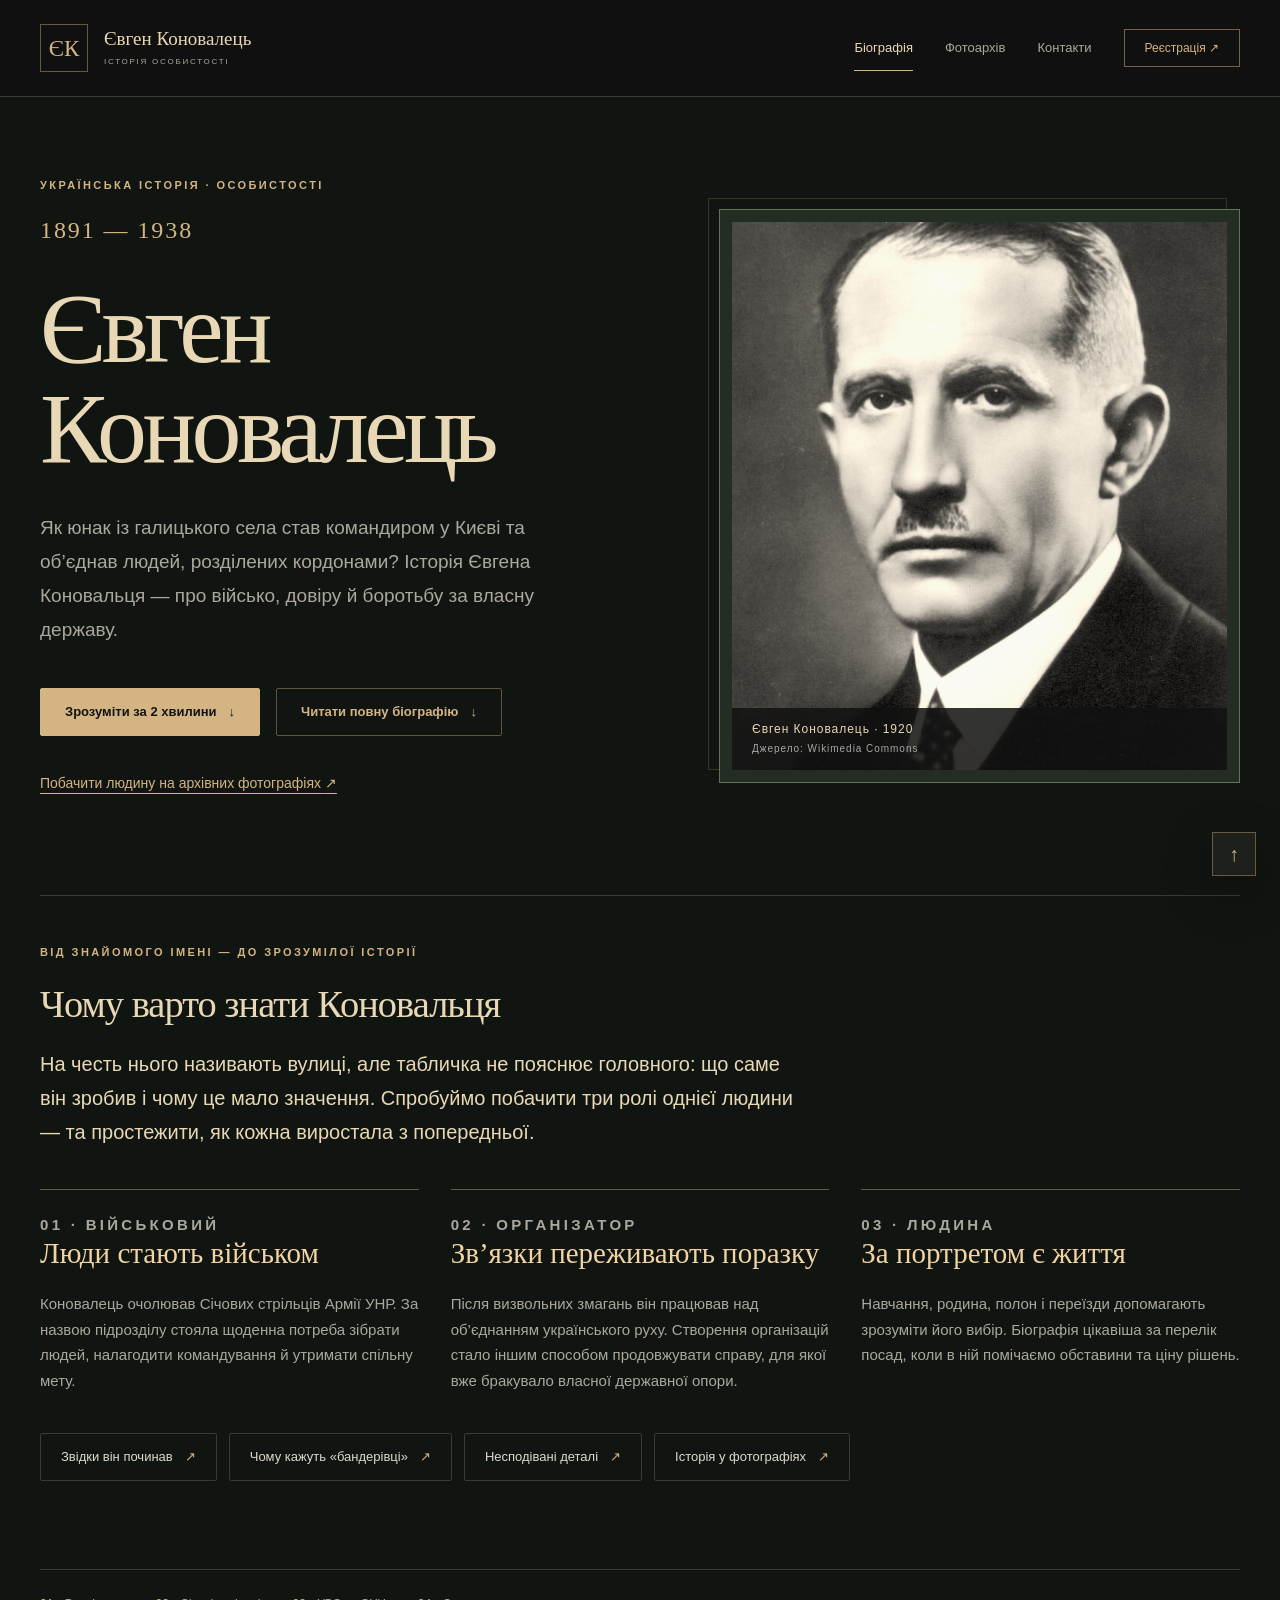
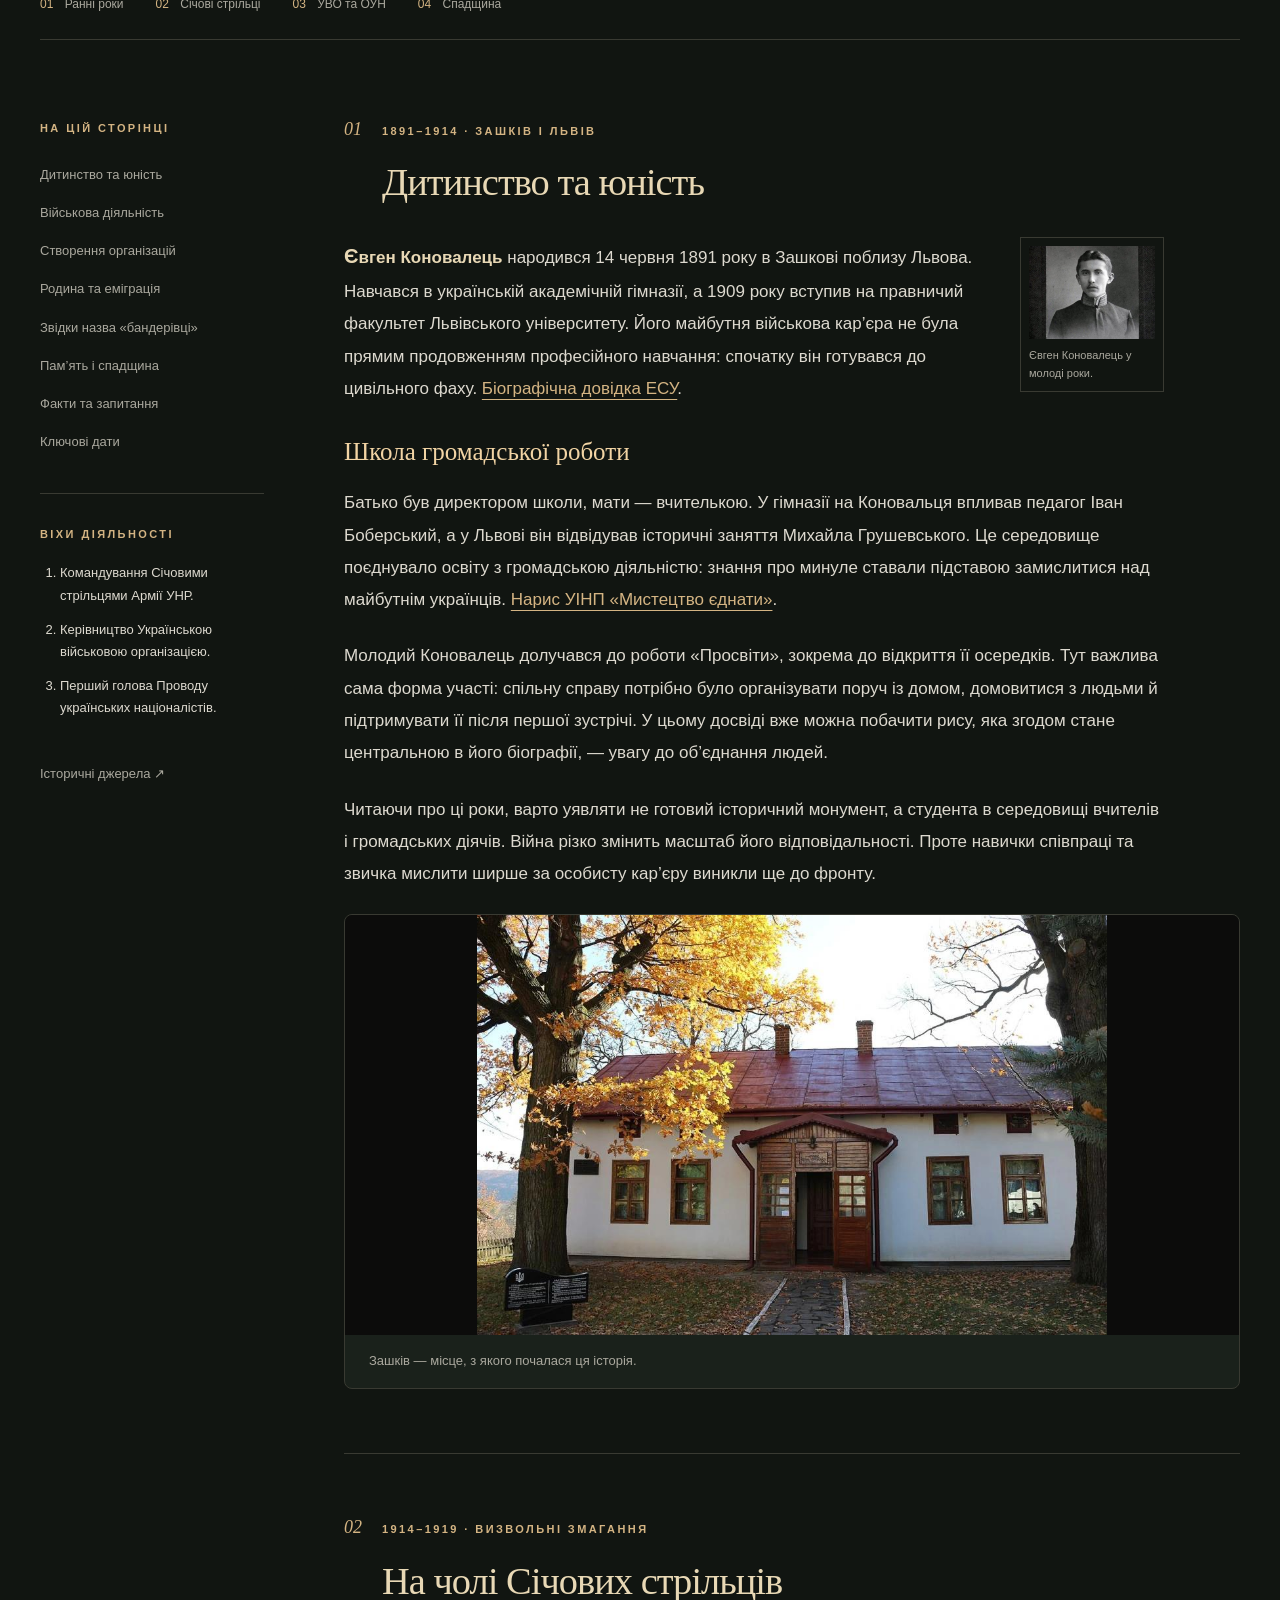
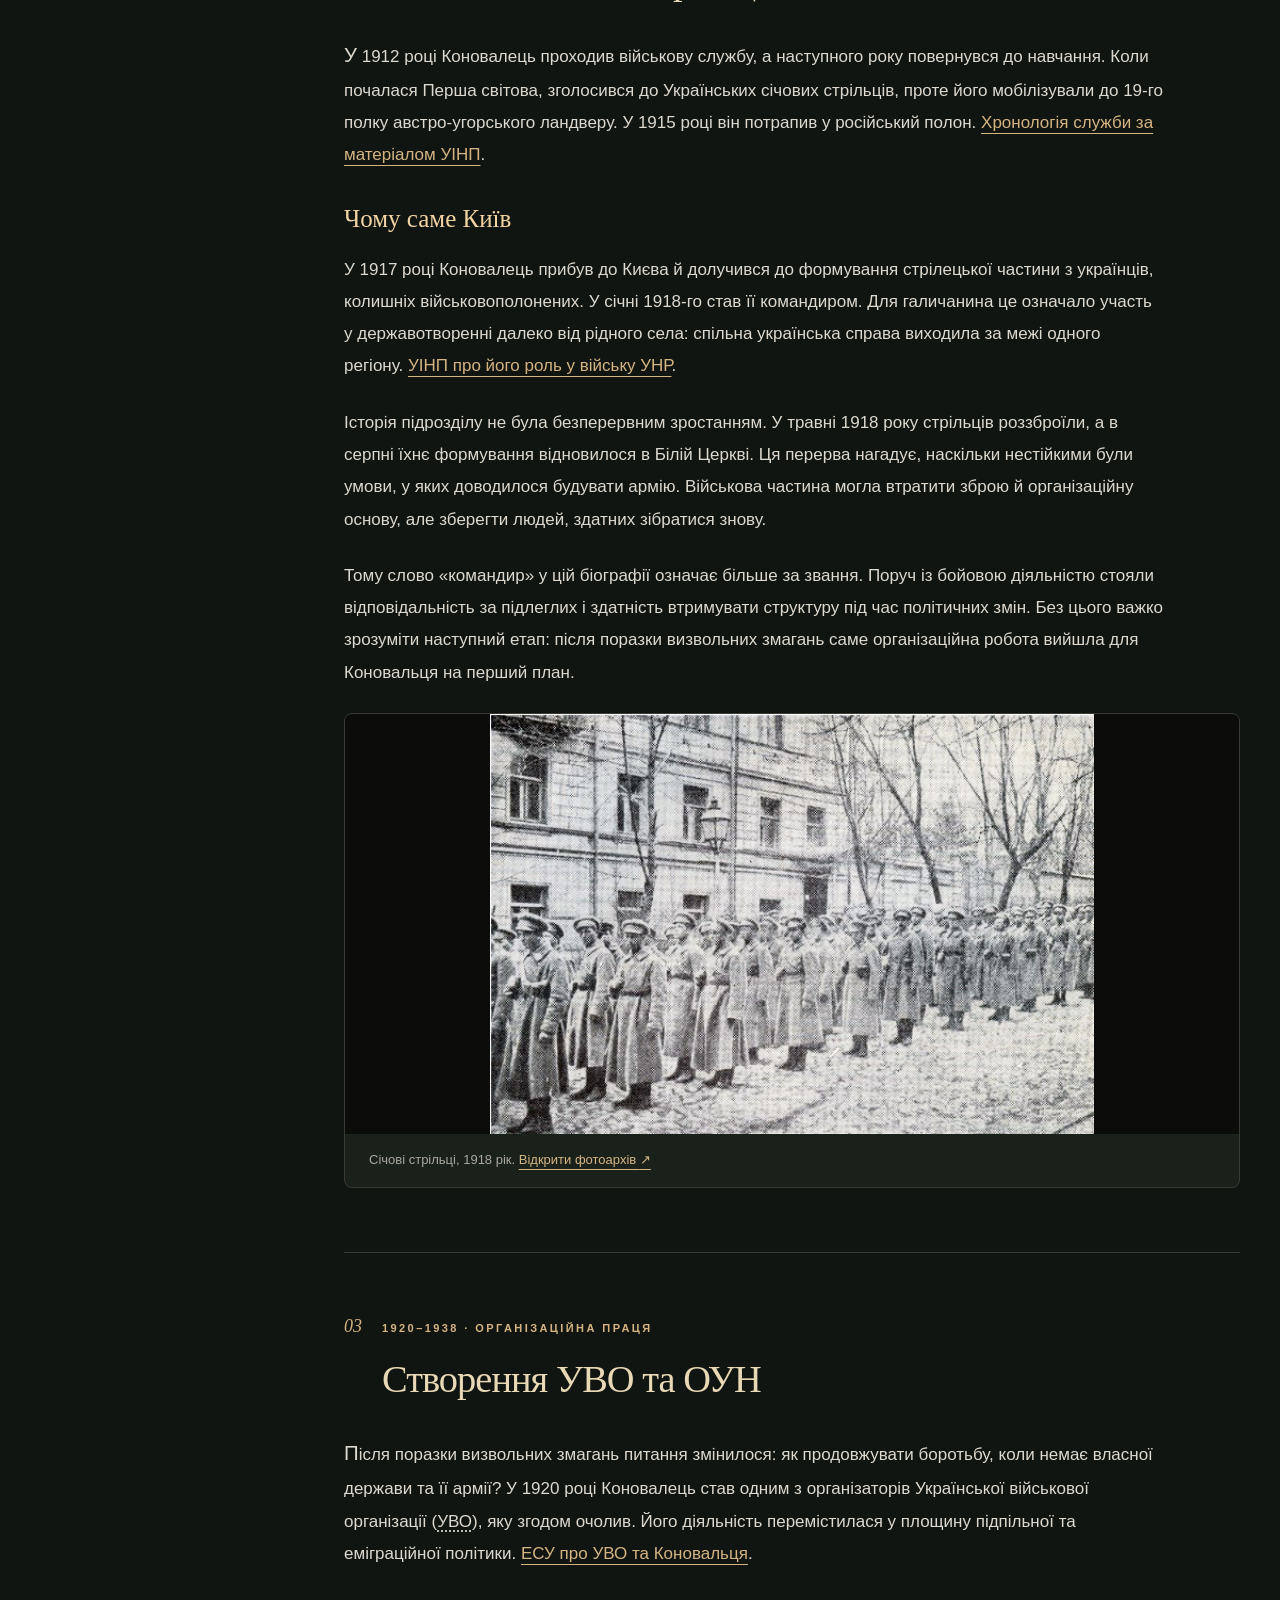
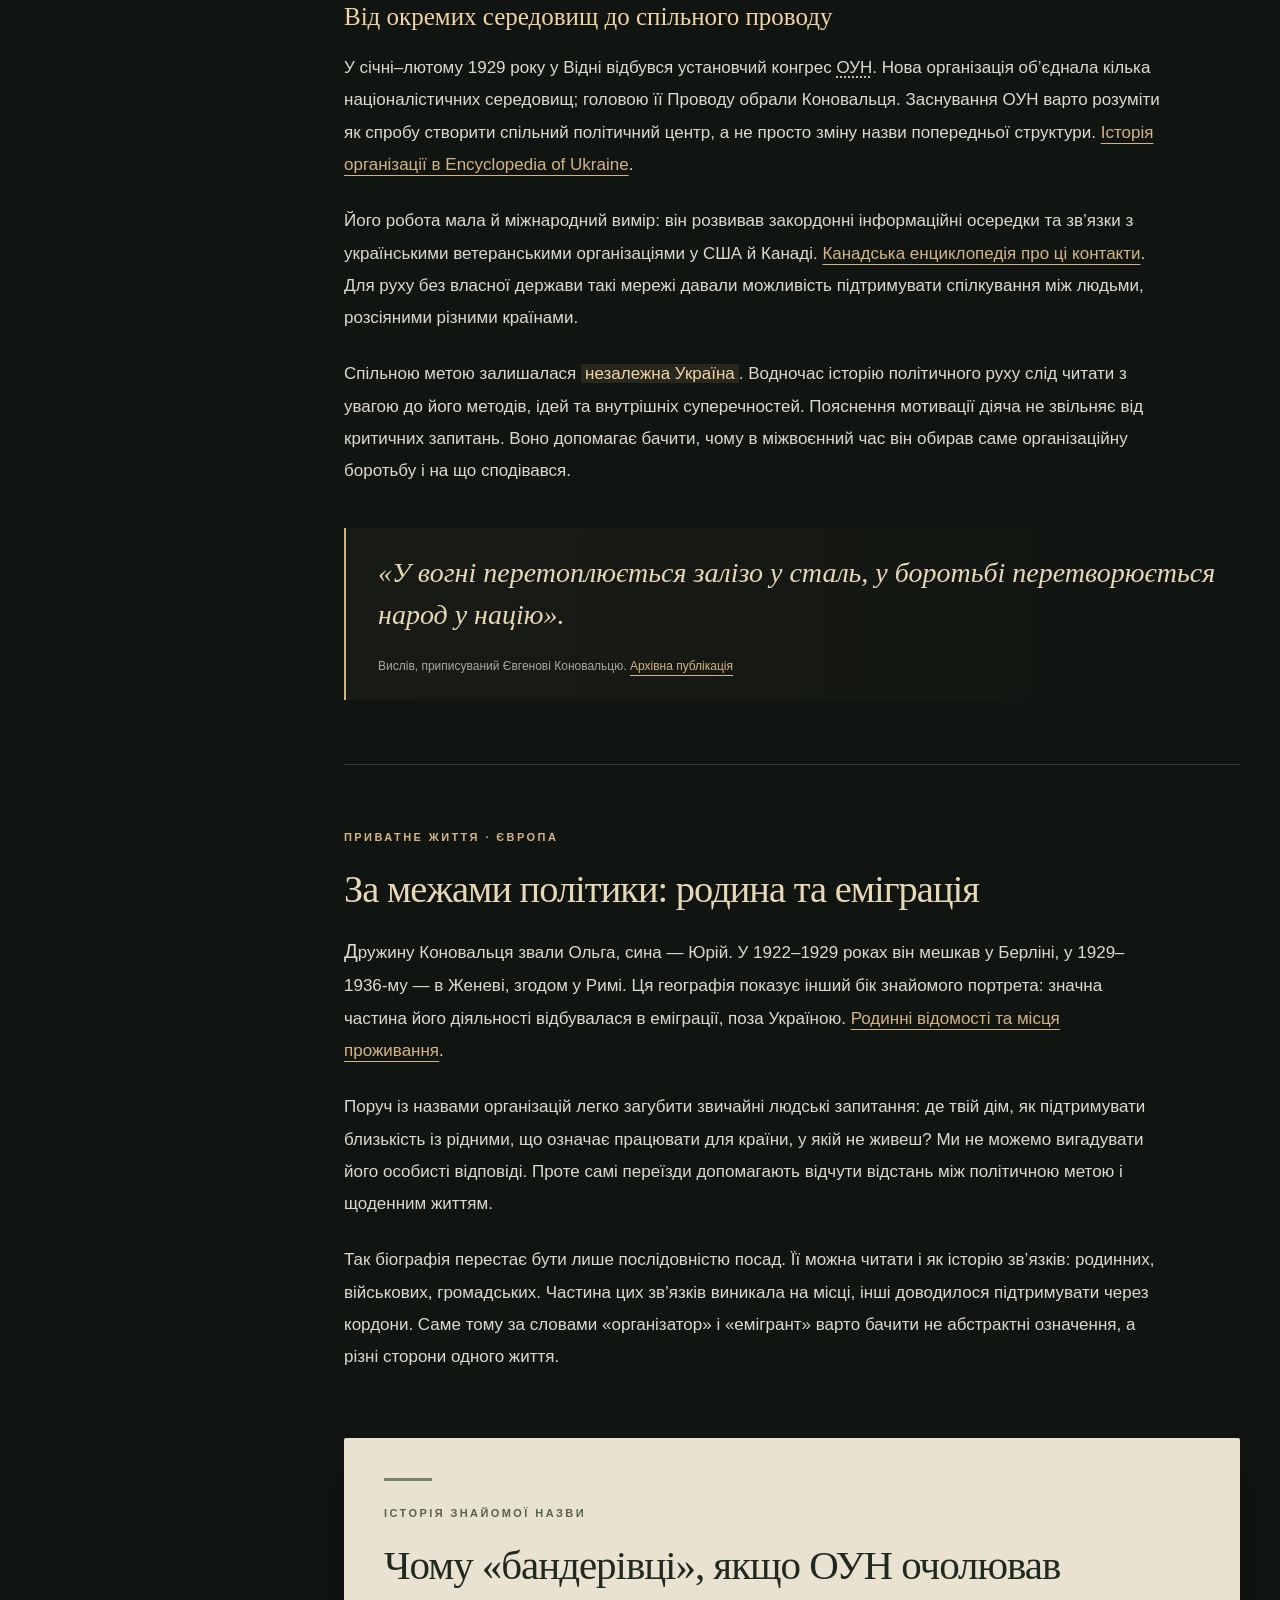
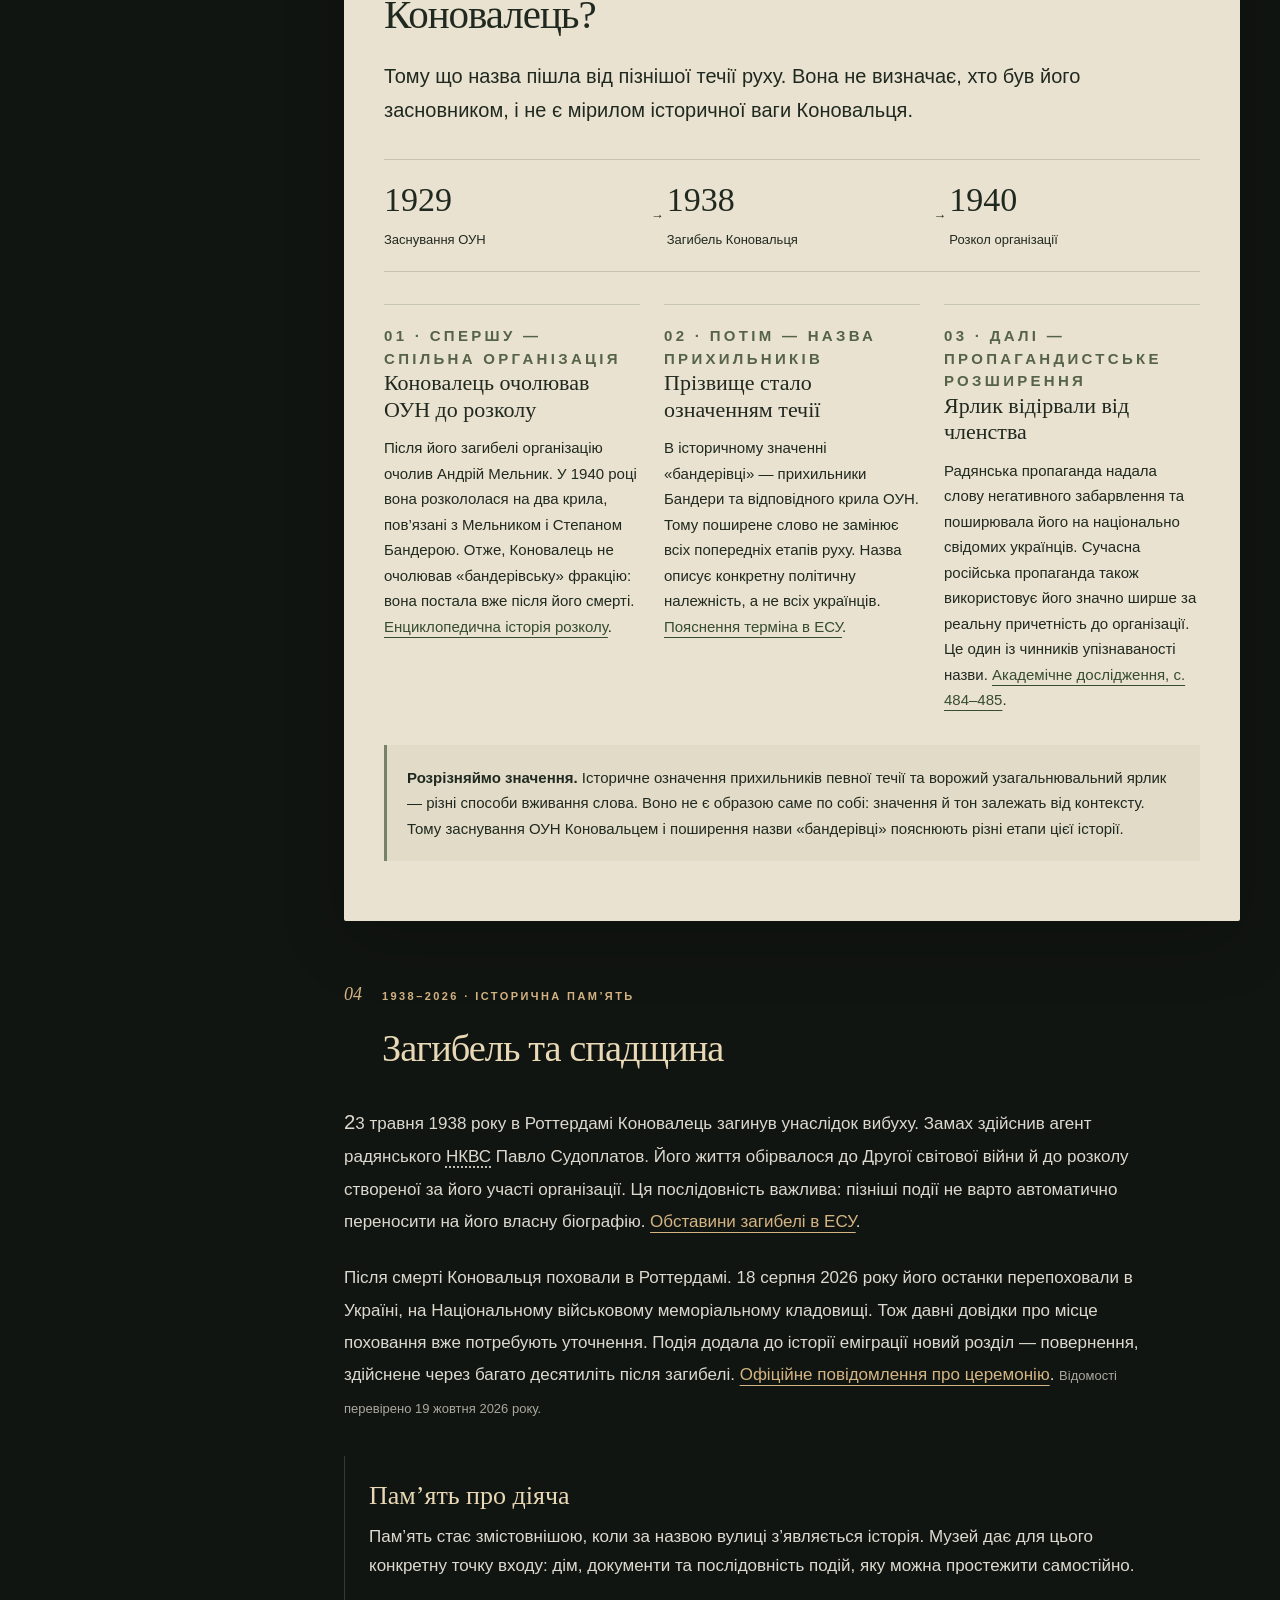
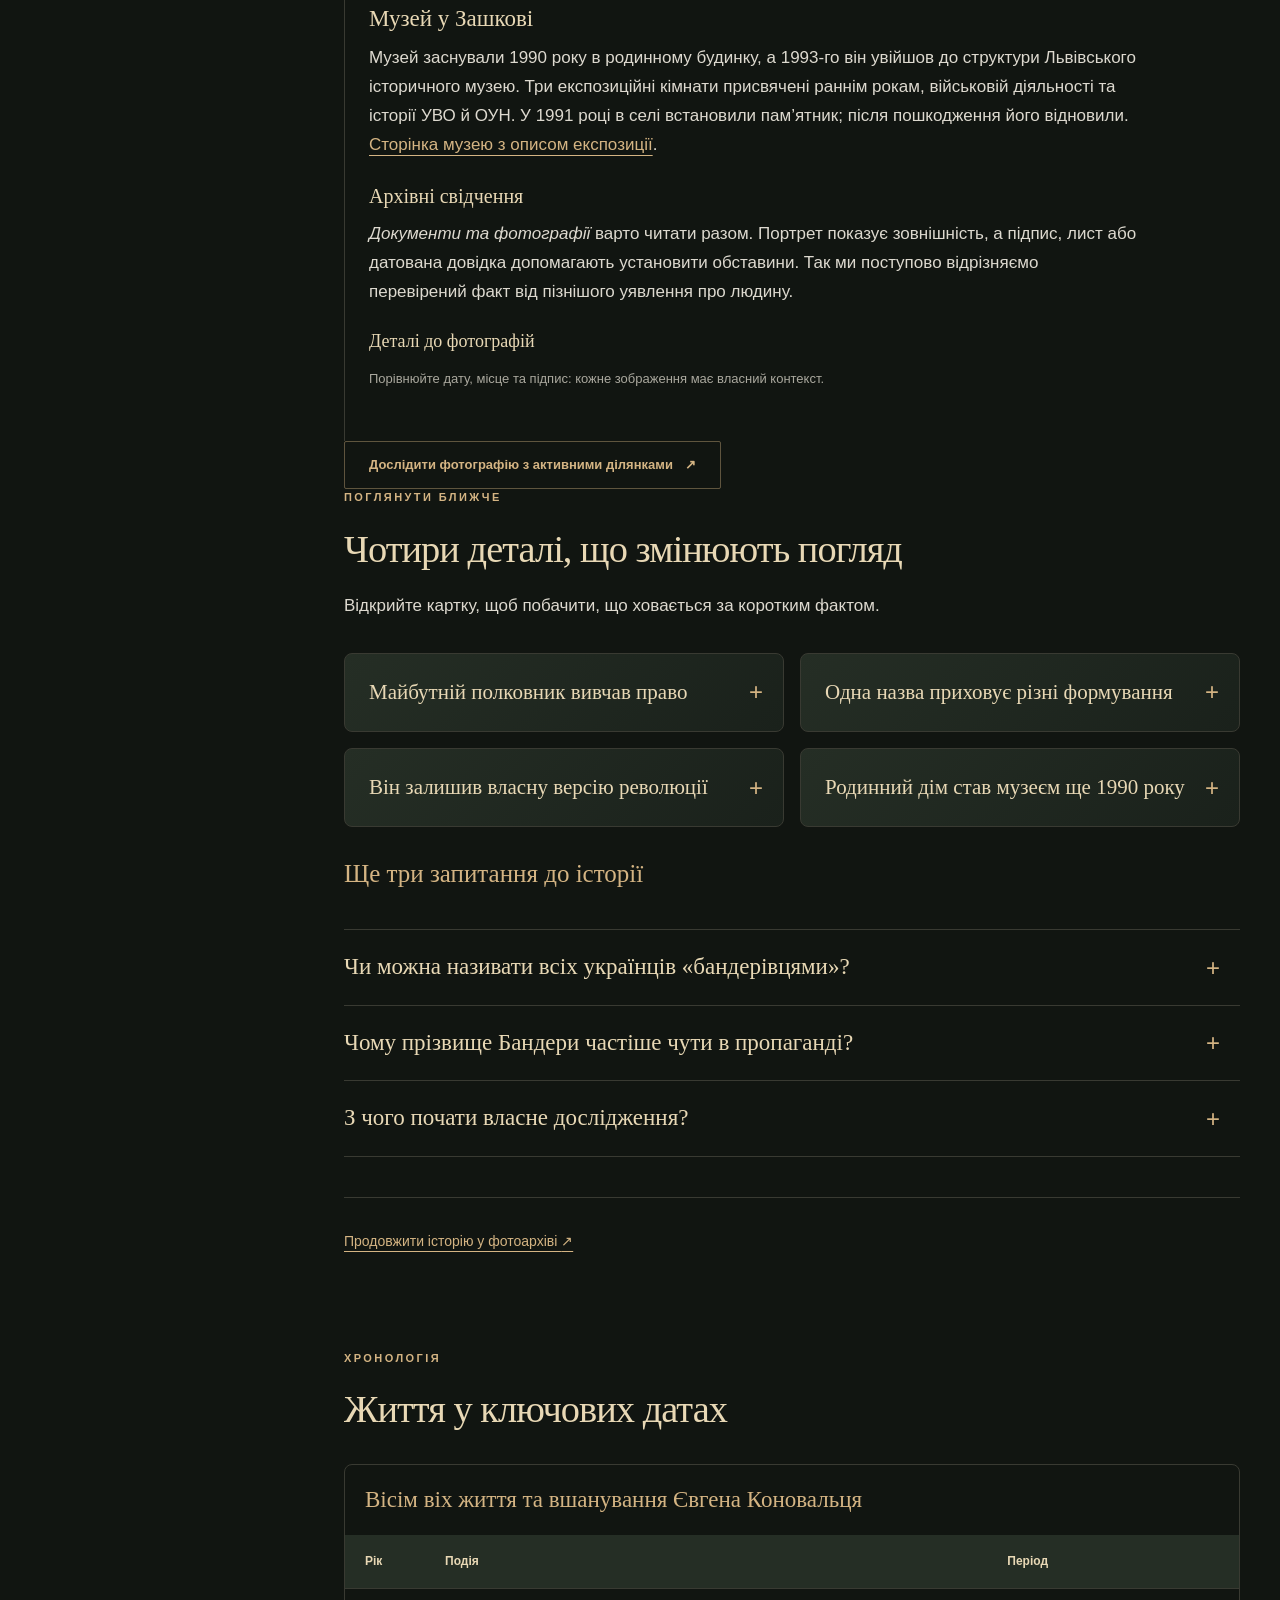
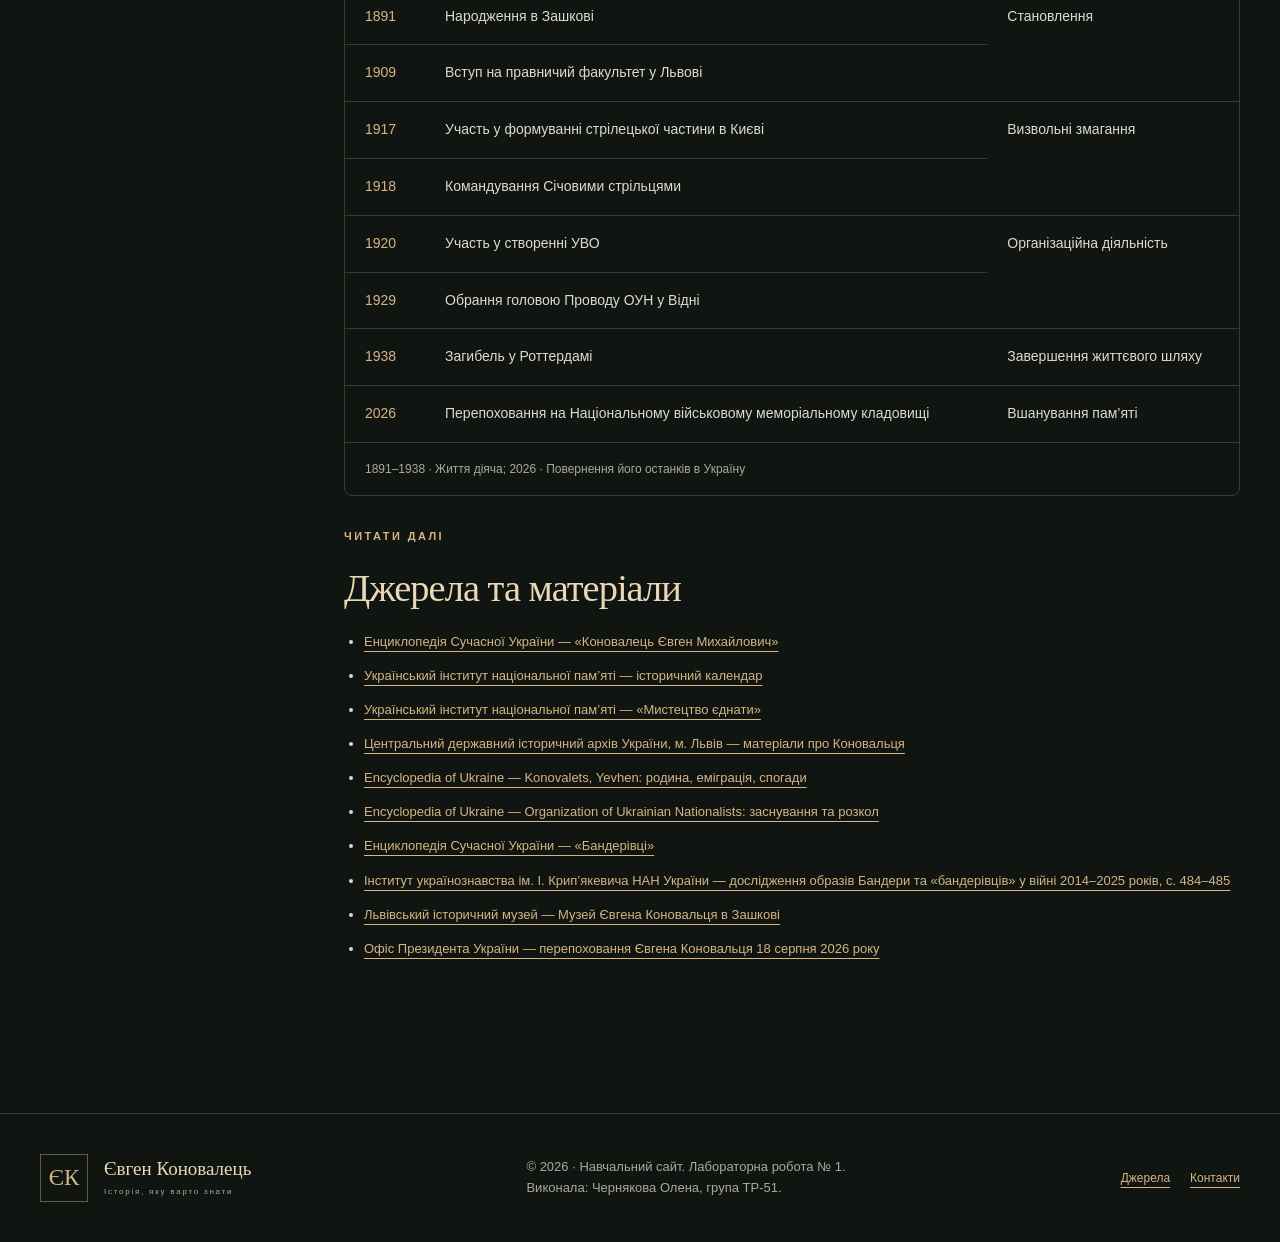
<file: index.html>
<!DOCTYPE html>
<html lang="uk">
<head>
    <meta charset="UTF-8">
    <meta name="viewport" content="width=device-width, initial-scale=1.0">
    <meta name="description" content="Життєпис Євгена Коновальця: від Зашкова до командування Січовими стрільцями, створення УВО та ОУН. Фотографії, дати й історичні джерела.">
    <title>Євген Коновалець — життя та спадщина</title>
    <link rel="icon" href="images/favicon.svg" type="image/svg+xml">
    <link rel="stylesheet" href="CSS/styles.css">
</head>
<body id="top">
    <a class="skip-link" href="#main-content">Перейти до змісту</a>
    <header class="site-header">
        <div class="container header-inner">
            <a class="brand" href="index.html" aria-label="Євген Коновалець — головна">
                <span class="brand-mark" aria-hidden="true">ЄК</span>
                <span class="brand-name"><strong>Євген Коновалець</strong><small>ІСТОРІЯ ОСОБИСТОСТІ</small></span>
            </a>
            <nav class="site-nav" aria-label="Основна навігація">
                <a class="nav-link" href="index.html" aria-current="page">Біографія</a>
                <a class="nav-link" href="gallery.html">Фотоархів</a>
                <a class="nav-link" href="contact.html">Контакти</a>
                <a class="nav-cta" href="contact.html#registration">Реєстрація <span aria-hidden="true">↗</span></a>
            </nav>
        </div>
    </header>

    <main id="main-content">
        <section class="hero container" aria-labelledby="hero-heading">
            <div class="hero-copy">
                <p class="eyebrow">Українська історія · особистості</p>
                <p class="hero-dates"><time datetime="1891-06-14">1891</time> — <time datetime="1938-05-23">1938</time></p>
                <h1 class="hero-title" id="hero-heading">Євген<br>Коновалець</h1>
                <p class="hero-lead">Як юнак із галицького села став командиром у Києві та об’єднав людей, розділених кордонами? Історія Євгена Коновальця — про військо, довіру й боротьбу за власну державу.</p>
                <div class="hero-actions">
                    <a class="button" href="#start">Зрозуміти за 2 хвилини <span aria-hidden="true">↓</span></a>
                    <a class="button button--outline" href="#biography-story">Читати повну біографію <span aria-hidden="true">↓</span></a>
                </div>
                <p class="reading-next"><a href="gallery.html">Побачити людину на архівних фотографіях <span aria-hidden="true">↗</span></a></p>
            </div>
            <figure class="hero-media">
                <img class="hero-portrait" src="images/portrait-1920.jpg" alt="Євген Коновалець у костюмі й краватці, портрет 1920 року" width="560" height="806" fetchpriority="high">
                <figcaption class="image-label">Євген Коновалець · 1920<br><small>Джерело: Wikimedia Commons</small></figcaption>
            </figure>
        </section>

        <section class="container quick-intro" id="start" aria-labelledby="intro-heading">
            <p class="section-kicker">Від знайомого імені — до зрозумілої історії</p>
            <h2 id="intro-heading">Чому варто знати Коновальця</h2>
            <p class="story-lead">На честь нього називають вулиці, але табличка не пояснює головного: що саме він зробив і чому це мало значення. Спробуймо побачити три ролі однієї людини — та простежити, як кожна виростала з попередньої.</p>
            <div class="quick-points">
                <article><p class="section-kicker">01 · Військовий</p><h3>Люди стають військом</h3><p>Коновалець очолював Січових стрільців Армії УНР. За назвою підрозділу стояла щоденна потреба зібрати людей, налагодити командування й утримати спільну мету.</p></article>
                <article><p class="section-kicker">02 · Організатор</p><h3>Зв’язки переживають поразку</h3><p>Після визвольних змагань він працював над об’єднанням українського руху. Створення організацій стало іншим способом продовжувати справу, для якої вже бракувало власної державної опори.</p></article>
                <article><p class="section-kicker">03 · Людина</p><h3>За портретом є життя</h3><p>Навчання, родина, полон і переїзди допомагають зрозуміти його вибір. Біографія цікавіша за перелік посад, коли в ній помічаємо обставини та ціну рішень.</p></article>
            </div>
            <nav class="reading-paths" aria-label="Оберіть тему для читання"><a href="#childhood">Звідки він починав</a><a href="#name-story">Чому кажуть «бандерівці»</a><a href="#interesting-facts">Несподівані деталі</a><a href="gallery.html">Історія у фотографіях</a></nav>
        </section>

        <nav class="container chapter-nav" aria-label="Розділи біографії">
            <a href="#childhood"><span>01</span> Ранні роки</a>
            <a href="#military"><span>02</span> Січові стрільці</a>
            <a href="#organizations"><span>03</span> УВО та ОУН</a>
            <a href="#legacy"><span>04</span> Спадщина</a>
        </nav>

        <div class="container content-layout">
            <aside class="toc" aria-labelledby="toc-heading">
                <p class="eyebrow" id="toc-heading">На цій сторінці</p>
                <nav aria-label="Зміст статті">
                    <a href="#childhood">Дитинство та юність</a>
                    <a href="#military">Військова діяльність</a>
                    <a href="#organizations">Створення організацій</a>
                    <a href="#family">Родина та еміграція</a>
                    <a href="#name-story">Звідки назва «бандерівці»</a>
                    <a href="#legacy">Пам’ять і спадщина</a>
                    <a href="#interesting-facts">Факти та запитання</a>
                    <a href="#timeline">Ключові дати</a>
                </nav>
                <hr>
                <p class="eyebrow">Віхи діяльності</p>
                <ol class="achievement-list">
                    <li>Командування Січовими стрільцями Армії УНР.</li>
                    <li>Керівництво Українською військовою організацією.</li>
                    <li>Перший голова Проводу українських націоналістів.</li>
                </ol>
                <a href="#sources">Історичні джерела <span aria-hidden="true">↗</span></a>
            </aside>

            <article class="biography" id="biography-story" aria-label="Біографія Євгена Коновальця">
                <section class="chapter" id="childhood" aria-labelledby="childhood-heading">
                    <div class="section-heading">
                        <span class="section-no" aria-hidden="true">01</span>
                        <div><p class="section-kicker">1891–1914 · Зашків і Львів</p><h2 id="childhood-heading">Дитинство та юність</h2></div>
                    </div>
                    <div class="prose clearfix">
                        <figure class="float-photo float-photo--right">
                            <img src="images/young.jpg" alt="Портрет молодого Євгена Коновальця" loading="lazy">
                            <figcaption>Євген Коновалець у молоді роки.</figcaption>
                        </figure>
                        <p><strong>Євген Коновалець</strong> народився <time datetime="1891-06-14">14 червня 1891 року</time> в Зашкові поблизу Львова. Навчався в українській академічній гімназії, а 1909 року вступив на правничий факультет Львівського університету. Його майбутня військова кар’єра не була прямим продовженням професійного навчання: спочатку він готувався до цивільного фаху. <a href="https://esu.com.ua/article-4876">Біографічна довідка ЕСУ</a>.</p>
                        <h3 class="chapter-subtitle">Школа громадської роботи</h3>
                        <p>Батько був директором школи, мати — вчителькою. У гімназії на Коновальця впливав педагог Іван Боберський, а у Львові він відвідував історичні заняття Михайла Грушевського. Це середовище поєднувало освіту з громадською діяльністю: знання про минуле ставали підставою замислитися над майбутнім українців. <a href="https://uinp.gov.ua/informaciyni-materialy/statti/yevgenu-konovalcyu-130-mystectvo-yednaty-shtryhy-do-portreta-yevgena-konovalcya">Нарис УІНП «Мистецтво єднати»</a>.</p>
                        <p>Молодий Коновалець долучався до роботи «Просвіти», зокрема до відкриття її осередків. Тут важлива сама форма участі: спільну справу потрібно було організувати поруч із домом, домовитися з людьми й підтримувати її після першої зустрічі. У цьому досвіді вже можна побачити рису, яка згодом стане центральною в його біографії, — увагу до об’єднання людей.</p>
                        <p>Читаючи про ці роки, варто уявляти не готовий історичний монумент, а студента в середовищі вчителів і громадських діячів. Війна різко змінить масштаб його відповідальності. Проте навички співпраці та звичка мислити ширше за особисту кар’єру виникли ще до фронту.</p>
                    </div>
                    <figure class="photo-card">
                        <img class="photo-card__media" src="images/house.jpg" alt="Будинок у Зашкові, пов’язаний із родиною Євгена Коновальця" loading="lazy">
                        <figcaption class="photo-card__body">Зашків — місце, з якого почалася ця історія.</figcaption>
                    </figure>
                </section>

                <hr>

                <section class="chapter" id="military" aria-labelledby="military-heading">
                    <div class="section-heading">
                        <span class="section-no" aria-hidden="true">02</span>
                        <div><p class="section-kicker">1914–1919 · Визвольні змагання</p><h2 id="military-heading">На чолі Січових стрільців</h2></div>
                    </div>
                    <div class="prose">
                        <p>У 1912 році Коновалець проходив військову службу, а наступного року повернувся до навчання. Коли почалася Перша світова, зголосився до Українських січових стрільців, проте його мобілізували до 19-го полку австро-угорського ландверу. У 1915 році він потрапив у російський полон. <a href="https://uinp.gov.ua/istorychnyy-kalendar/cherven/14/1891-narodyvsya-yevgen-konovalec-polkovnyk-armiyi-unr">Хронологія служби за матеріалом УІНП</a>.</p>
                        <h3 class="chapter-subtitle">Чому саме Київ</h3>
                        <p>У 1917 році Коновалець прибув до Києва й долучився до формування стрілецької частини з українців, колишніх військовополонених. У січні 1918-го став її командиром. Для галичанина це означало участь у державотворенні далеко від рідного села: спільна українська справа виходила за межі одного регіону. <a href="https://uinp.gov.ua/informaciyni-materialy/statti/yevgenu-konovalcyu-130-mystectvo-yednaty-shtryhy-do-portreta-yevgena-konovalcya">УІНП про його роль у війську УНР</a>.</p>
                        <p>Історія підрозділу не була безперервним зростанням. У травні 1918 року стрільців роззброїли, а в серпні їхнє формування відновилося в Білій Церкві. Ця перерва нагадує, наскільки нестійкими були умови, у яких доводилося будувати армію. Військова частина могла втратити зброю й організаційну основу, але зберегти людей, здатних зібратися знову.</p>
                        <p>Тому слово «командир» у цій біографії означає більше за звання. Поруч із бойовою діяльністю стояли відповідальність за підлеглих і здатність втримувати структуру під час політичних змін. Без цього важко зрозуміти наступний етап: після поразки визвольних змагань саме організаційна робота вийшла для Коновальця на перший план.</p>
                    </div>
                    <figure class="photo-card">
                        <a href="gallery.html"><img class="photo-card__media" src="images/riflemen-1918.jpg" alt="Групова історична фотографія Січових стрільців 1918 року; відкрити фотоархів" loading="lazy"></a>
                        <figcaption class="photo-card__body">Січові стрільці, 1918 рік. <a href="gallery.html">Відкрити фотоархів <span aria-hidden="true">↗</span></a></figcaption>
                    </figure>
                </section>

                <hr>

                <section class="chapter" id="organizations" aria-labelledby="organizations-heading">
                    <div class="section-heading">
                        <span class="section-no" aria-hidden="true">03</span>
                        <div><p class="section-kicker">1920–1938 · Організаційна праця</p><h2 id="organizations-heading">Створення УВО та ОУН</h2></div>
                    </div>
                    <div class="prose">
                        <p>Після поразки визвольних змагань питання змінилося: як продовжувати боротьбу, коли немає власної держави та її армії? У 1920 році Коновалець став одним з організаторів Української військової організації (<abbr title="Українська військова організація">УВО</abbr>), яку згодом очолив. Його діяльність перемістилася у площину підпільної та еміграційної політики. <a href="https://esu.com.ua/article-4876">ЕСУ про УВО та Коновальця</a>.</p>
                        <h3 class="chapter-subtitle">Від окремих середовищ до спільного проводу</h3>
                        <p>У січні–лютому 1929 року у Відні відбувся установчий конгрес <abbr title="Організація українських націоналістів">ОУН</abbr>. Нова організація об’єднала кілька націоналістичних середовищ; головою її Проводу обрали Коновальця. Заснування ОУН варто розуміти як спробу створити спільний політичний центр, а не просто зміну назви попередньої структури. <a href="https://www.encyclopediaofukraine.com/pages/O/R/OrganizationofUkrainianNationalists.htm">Історія організації в Encyclopedia of Ukraine</a>.</p>
                        <p>Його робота мала й міжнародний вимір: він розвивав закордонні інформаційні осередки та зв’язки з українськими ветеранськими організаціями у США й Канаді. <a href="https://www.encyclopediaofukraine.com/pages/K/O/KonovaletsYevhen.htm">Канадська енциклопедія про ці контакти</a>. Для руху без власної держави такі мережі давали можливість підтримувати спілкування між людьми, розсіяними різними країнами.</p>
                        <p>Спільною метою залишалася <mark>незалежна Україна</mark>. Водночас історію політичного руху слід читати з увагою до його методів, ідей та внутрішніх суперечностей. Пояснення мотивації діяча не звільняє від критичних запитань. Воно допомагає бачити, чому в міжвоєнний час він обирав саме організаційну боротьбу і на що сподівався.</p>
                    </div>
                    <blockquote class="quote">
                        <p>«У вогні перетоплюється залізо у сталь, у боротьбі перетворюється народ у націю».</p>
                        <footer><cite>Вислів, приписуваний Євгенові Коновальцю.</cite> <a href="https://tsdial.archives.gov.ua/index5_15.html">Архівна публікація</a></footer>
                    </blockquote>
                </section>

                <hr>

                <section class="chapter" id="family" aria-labelledby="family-heading">
                    <p class="section-kicker">Приватне життя · Європа</p>
                    <h2 id="family-heading">За межами політики: родина та еміграція</h2>
                    <div class="prose">
                        <p>Дружину Коновальця звали Ольга, сина — Юрій. У 1922–1929 роках він мешкав у Берліні, у 1929–1936-му — в Женеві, згодом у Римі. Ця географія показує інший бік знайомого портрета: значна частина його діяльності відбувалася в еміграції, поза Україною. <a href="https://www.encyclopediaofukraine.com/pages/K/O/KonovaletsYevhen.htm">Родинні відомості та місця проживання</a>.</p>
                        <p>Поруч із назвами організацій легко загубити звичайні людські запитання: де твій дім, як підтримувати близькість із рідними, що означає працювати для країни, у якій не живеш? Ми не можемо вигадувати його особисті відповіді. Проте самі переїзди допомагають відчути відстань між політичною метою і щоденним життям.</p>
                        <p>Так біографія перестає бути лише послідовністю посад. Її можна читати і як історію зв’язків: родинних, військових, громадських. Частина цих зв’язків виникала на місці, інші доводилося підтримувати через кордони. Саме тому за словами «організатор» і «емігрант» варто бачити не абстрактні означення, а різні сторони одного життя.</p>
                    </div>
                </section>

                <section class="spotlight" id="name-story" aria-labelledby="name-heading">
                    <p class="section-kicker">Історія знайомої назви</p>
                    <h2 id="name-heading">Чому «бандерівці», якщо ОУН очолював Коновалець?</h2>
                    <p class="story-lead">Тому що назва пішла від пізнішої течії руху. Вона не визначає, хто був його засновником, і не є мірилом історичної ваги Коновальця.</p>
                    <div class="date-strip" aria-label="Послідовність подій"><span><strong>1929</strong> Заснування ОУН</span><span aria-hidden="true">→</span><span><strong>1938</strong> Загибель Коновальця</span><span aria-hidden="true">→</span><span><strong>1940</strong> Розкол організації</span></div>
                    <div class="context-steps">
                        <article><p class="section-kicker">01 · Спершу — спільна організація</p><h3>Коновалець очолював ОУН до розколу</h3><p>Після його загибелі організацію очолив Андрій Мельник. У 1940 році вона розкололася на два крила, пов’язані з Мельником і Степаном Бандерою. Отже, Коновалець не очолював «бандерівську» фракцію: вона постала вже після його смерті. <a href="https://www.encyclopediaofukraine.com/pages/O/R/OrganizationofUkrainianNationalists.htm">Енциклопедична історія розколу</a>.</p></article>
                        <article><p class="section-kicker">02 · Потім — назва прихильників</p><h3>Прізвище стало означенням течії</h3><p>В історичному значенні «бандерівці» — прихильники Бандери та відповідного крила ОУН. Тому поширене слово не замінює всіх попередніх етапів руху. Назва описує конкретну політичну належність, а не всіх українців. <a href="https://esu.com.ua/article-40251">Пояснення терміна в ЕСУ</a>.</p></article>
                        <article><p class="section-kicker">03 · Далі — пропагандистське розширення</p><h3>Ярлик відірвали від членства</h3><p>Радянська пропаганда надала слову негативного забарвлення та поширювала його на національно свідомих українців. Сучасна російська пропаганда також використовує його значно ширше за реальну причетність до організації. Це один із чинників упізнаваності назви. <a href="https://www.inst-ukr.lviv.ua/download.php?portfolioitemid=1423">Академічне дослідження, с. 484–485</a>.</p></article>
                    </div>
                    <p class="editor-note"><strong>Розрізняймо значення.</strong> Історичне означення прихильників певної течії та ворожий узагальнювальний ярлик — різні способи вживання слова. Воно не є образою саме по собі: значення й тон залежать від контексту. Тому заснування ОУН Коновальцем і поширення назви «бандерівці» пояснюють різні етапи цієї історії.</p>
                </section>

                <section class="chapter" id="legacy" aria-labelledby="legacy-heading">
                    <div class="section-heading">
                        <span class="section-no" aria-hidden="true">04</span>
                        <div><p class="section-kicker">1938–2026 · Історична пам’ять</p><h2 id="legacy-heading">Загибель та спадщина</h2></div>
                    </div>
                    <div class="prose">
                        <p><time datetime="1938-05-23">23 травня 1938 року</time> в Роттердамі Коновалець загинув унаслідок вибуху. Замах здійснив агент радянського <abbr title="Народний комісаріат внутрішніх справ">НКВС</abbr> Павло Судоплатов. Його життя обірвалося до Другої світової війни й до розколу створеної за його участі організації. Ця послідовність важлива: пізніші події не варто автоматично переносити на його власну біографію. <a href="https://esu.com.ua/article-4876">Обставини загибелі в ЕСУ</a>.</p>
                        <p>Після смерті Коновальця поховали в Роттердамі. <time datetime="2026-08-18">18 серпня 2026 року</time> його останки перепоховали в Україні, на Національному військовому меморіальному кладовищі. Тож давні довідки про місце поховання вже потребують уточнення. Подія додала до історії еміграції новий розділ — повернення, здійснене через багато десятиліть після загибелі. <a href="https://www.president.gov.ua/news/prezident-uzyav-uchast-u-ceremoniyi-perepohovannya-polkovnik-105865">Офіційне повідомлення про церемонію</a>. <small>Відомості перевірено 19 жовтня 2026 року.</small></p>
                        <div class="heritage-details">
                            <h3>Пам’ять про діяча</h3>
                            <p>Пам’ять стає змістовнішою, коли за назвою вулиці з’являється історія. Музей дає для цього конкретну точку входу: дім, документи та послідовність подій, яку можна простежити самостійно.</p>
                            <h4>Музей у Зашкові</h4>
                            <p>Музей заснували 1990 року в родинному будинку, а 1993-го він увійшов до структури Львівського історичного музею. Три експозиційні кімнати присвячені раннім рокам, військовій діяльності та історії УВО й ОУН. У 1991 році в селі встановили пам’ятник; після пошкодження його відновили. <a href="https://www.lhm.lviv.ua/location/konovalets.html">Сторінка музею з описом експозиції</a>.</p>
                            <h5>Архівні свідчення</h5>
                            <p><em>Документи та фотографії</em> варто читати разом. Портрет показує зовнішність, а підпис, лист або датована довідка допомагають установити обставини. Так ми поступово відрізняємо перевірений факт від пізнішого уявлення про людину.</p>
                            <h6>Деталі до фотографій</h6>
                            <p><small>Порівнюйте дату, місце та підпис: кожне зображення має власний контекст.</small></p>
                        </div>
                    </div>
                    <a class="button button--outline" href="gallery.html#photo-map">Дослідити фотографію з активними ділянками <span aria-hidden="true">↗</span></a>
                </section>

                <section class="chapter" id="interesting-facts" aria-labelledby="facts-heading">
                    <p class="section-kicker">Поглянути ближче</p>
                    <h2 id="facts-heading">Чотири деталі, що змінюють погляд</h2>
                    <p>Відкрийте картку, щоб побачити, що ховається за коротким фактом.</p>
                    <div class="fact-grid">
                        <details><summary>Майбутній полковник вивчав право</summary><p>До університету Коновалець вступив 1909 року. Це нагадує: біографія не починалася з готової військової ролі. Порівняйте портрет в однострої із пізнішими знімками — і подумайте, як війна змінює траєкторію цивільного життя. <a href="https://esu.com.ua/article-4876">Джерело: ЕСУ</a>.</p></details>
                        <details><summary>Одна назва приховує різні формування</summary><p>У 1914 році він прагнув вступити до Українських січових стрільців, а згодом очолив Січових стрільців у Києві. Подібність назв не робить ці військові частини тотожними: завжди перевіряйте час і місце подій. <a href="https://uinp.gov.ua/istorychnyy-kalendar/cherven/14/1891-narodyvsya-yevgen-konovalec-polkovnyk-armiyi-unr">Джерело: УІНП</a>.</p></details>
                        <details><summary>Він залишив власну версію революції</summary><p>У 1928 році вийшли його «Причинки до історії української революції». Це можливість читати про події очима учасника. Спогади особливо цікаво зіставляти з іншими джерелами: автор знає власний досвід, але має власний погляд. <a href="https://www.encyclopediaofukraine.com/pages/K/O/KonovaletsYevhen.htm">Джерело: Encyclopedia of Ukraine</a>.</p></details>
                        <details><summary>Родинний дім став музеєм ще 1990 року</summary><p>Музей у Зашкові відкрили до проголошення незалежності України. Його історія показує, як повернення імені у громадську пам’ять набуває матеріальної форми: у будинку з’являється експозиція, а особиста адреса стає місцем спільного вивчення минулого. <a href="https://www.lhm.lviv.ua/location/konovalets.html">Джерело: Львівський історичний музей</a>.</p></details>
                    </div>
                    <h3 class="chapter-subtitle">Ще три запитання до історії</h3>
                    <div class="faq-list">
                        <details><summary>Чи можна називати всіх українців «бандерівцями»?</summary><p>Як історичне визначення це некоректно: слово стосується прихильників конкретної течії. Узагальнення приховує різні погляди й біографії людей. У пропагандистському тексті воно може працювати як ярлик; у розмові спершу варто з’ясувати, яке значення вкладає співрозмовник. <a href="https://esu.com.ua/article-40251">Історія терміна</a>.</p></details>
                        <details><summary>Чому прізвище Бандери частіше чути в пропаганді?</summary><p>Дослідники описують використання образу «бандерівців» у російсько-українській війні як узагальнювального образу ворога. Частота повторення такого слова говорить про спосіб впливу на аудиторію. Вона сама по собі не встановлює, хто зробив найбільший внесок у створення організації. <a href="https://www.inst-ukr.lviv.ua/download.php?portfolioitemid=1423">Дослідження, с. 484–485</a>.</p></details>
                        <details><summary>З чого почати власне дослідження?</summary><p>Оберіть одну подію з таблиці нижче й прочитайте відповідне джерело. Запишіть дату, місце та роль Коновальця, потім порівняйте з іншою довідкою. Для фотографії додайте питання про автора й підпис. Такий невеликий маршрут робить читання уважнішим і допомагає помічати неточності.</p></details>
                    </div>
                    <p class="reading-next"><a href="gallery.html">Продовжити історію у фотоархіві <span aria-hidden="true">↗</span></a></p>
                </section>

                <section class="chapter timeline-section" id="timeline" aria-labelledby="timeline-heading">
                    <p class="section-kicker">Хронологія</p>
                    <h2 id="timeline-heading">Життя у ключових датах</h2>
                    <div class="table-wrap" tabindex="0" role="region" aria-label="Таблиця ключових дат, прокручується горизонтально">
                        <table class="date-table">
                            <caption>Вісім віх життя та вшанування Євгена Коновальця</caption>
                            <colgroup><col class="date-column"><col><col></colgroup>
                            <thead><tr><th scope="col">Рік</th><th scope="col">Подія</th><th scope="col">Період</th></tr></thead>
                            <tbody>
                                <tr><th scope="row">1891</th><td>Народження в Зашкові</td><td rowspan="2">Становлення</td></tr>
                                <tr><th scope="row">1909</th><td>Вступ на правничий факультет у Львові</td></tr>
                                <tr><th scope="row">1917</th><td>Участь у формуванні стрілецької частини в Києві</td><td rowspan="2">Визвольні змагання</td></tr>
                                <tr><th scope="row">1918</th><td>Командування Січовими стрільцями</td></tr>
                                <tr><th scope="row">1920</th><td>Участь у створенні УВО</td><td rowspan="2">Організаційна діяльність</td></tr>
                                <tr><th scope="row">1929</th><td>Обрання головою Проводу ОУН у Відні</td></tr>
                                <tr><th scope="row">1938</th><td>Загибель у Роттердамі</td><td>Завершення життєвого шляху</td></tr>
                                <tr><th scope="row">2026</th><td>Перепоховання на Національному військовому меморіальному кладовищі</td><td>Вшанування пам’яті</td></tr>
                            </tbody>
                            <tfoot><tr><td colspan="3">1891–1938 · Життя діяча; 2026 · Повернення його останків в Україну</td></tr></tfoot>
                        </table>
                    </div>
                </section>

                <section class="chapter" id="sources" aria-labelledby="sources-heading">
                    <p class="section-kicker">Читати далі</p>
                    <h2 id="sources-heading">Джерела та матеріали</h2>
                    <ul class="source-list">
                        <li><a href="https://esu.com.ua/article-4876">Енциклопедія Сучасної України — «Коновалець Євген Михайлович»</a></li>
                        <li><a href="https://uinp.gov.ua/istorychnyy-kalendar/cherven/14/1891-narodyvsya-yevgen-konovalec-polkovnyk-armiyi-unr">Український інститут національної пам’яті — історичний календар</a></li>
                        <li><a href="https://uinp.gov.ua/informaciyni-materialy/statti/yevgenu-konovalcyu-130-mystectvo-yednaty-shtryhy-do-portreta-yevgena-konovalcya">Український інститут національної пам’яті — «Мистецтво єднати»</a></li>
                        <li><a href="https://tsdial.archives.gov.ua/index5_15.html">Центральний державний історичний архів України, м. Львів — матеріали про Коновальця</a></li>
                        <li><a href="https://www.encyclopediaofukraine.com/pages/K/O/KonovaletsYevhen.htm">Encyclopedia of Ukraine — Konovalets, Yevhen: родина, еміграція, спогади</a></li>
                        <li><a href="https://www.encyclopediaofukraine.com/pages/O/R/OrganizationofUkrainianNationalists.htm">Encyclopedia of Ukraine — Organization of Ukrainian Nationalists: заснування та розкол</a></li>
                        <li><a href="https://esu.com.ua/article-40251">Енциклопедія Сучасної України — «Бандерівці»</a></li>
                        <li><a href="https://www.inst-ukr.lviv.ua/download.php?portfolioitemid=1423">Інститут українознавства ім. І. Крип’якевича НАН України — дослідження образів Бандери та «бандерівців» у війні 2014–2025 років, с. 484–485</a></li>
                        <li><a href="https://www.lhm.lviv.ua/location/konovalets.html">Львівський історичний музей — Музей Євгена Коновальця в Зашкові</a></li>
                        <li><a href="https://www.president.gov.ua/news/prezident-uzyav-uchast-u-ceremoniyi-perepohovannya-polkovnik-105865">Офіс Президента України — перепоховання Євгена Коновальця 18 серпня 2026 року</a></li>
                    </ul>
                </section>
            </article>
        </div>
    </main>

    <footer class="site-footer">
        <div class="container footer-inner">
            <a class="brand" href="index.html"><span class="brand-mark" aria-hidden="true">ЄК</span><span class="brand-name"><strong>Євген Коновалець</strong><small>Історія, яку варто знати</small></span></a>
            <p><small>© 2026 · Навчальний сайт. Лабораторна робота № 1.<br>Виконала: Чернякова Олена, група ТР-51.</small></p>
            <nav aria-label="Посилання у підвалі"><a href="#sources">Джерела</a><a href="contact.html">Контакти</a></nav>
        </div>
    </footer>
    <a class="to-top" href="#top" aria-label="Повернутися на початок сторінки">↑</a>
</body>
</html>
</file>
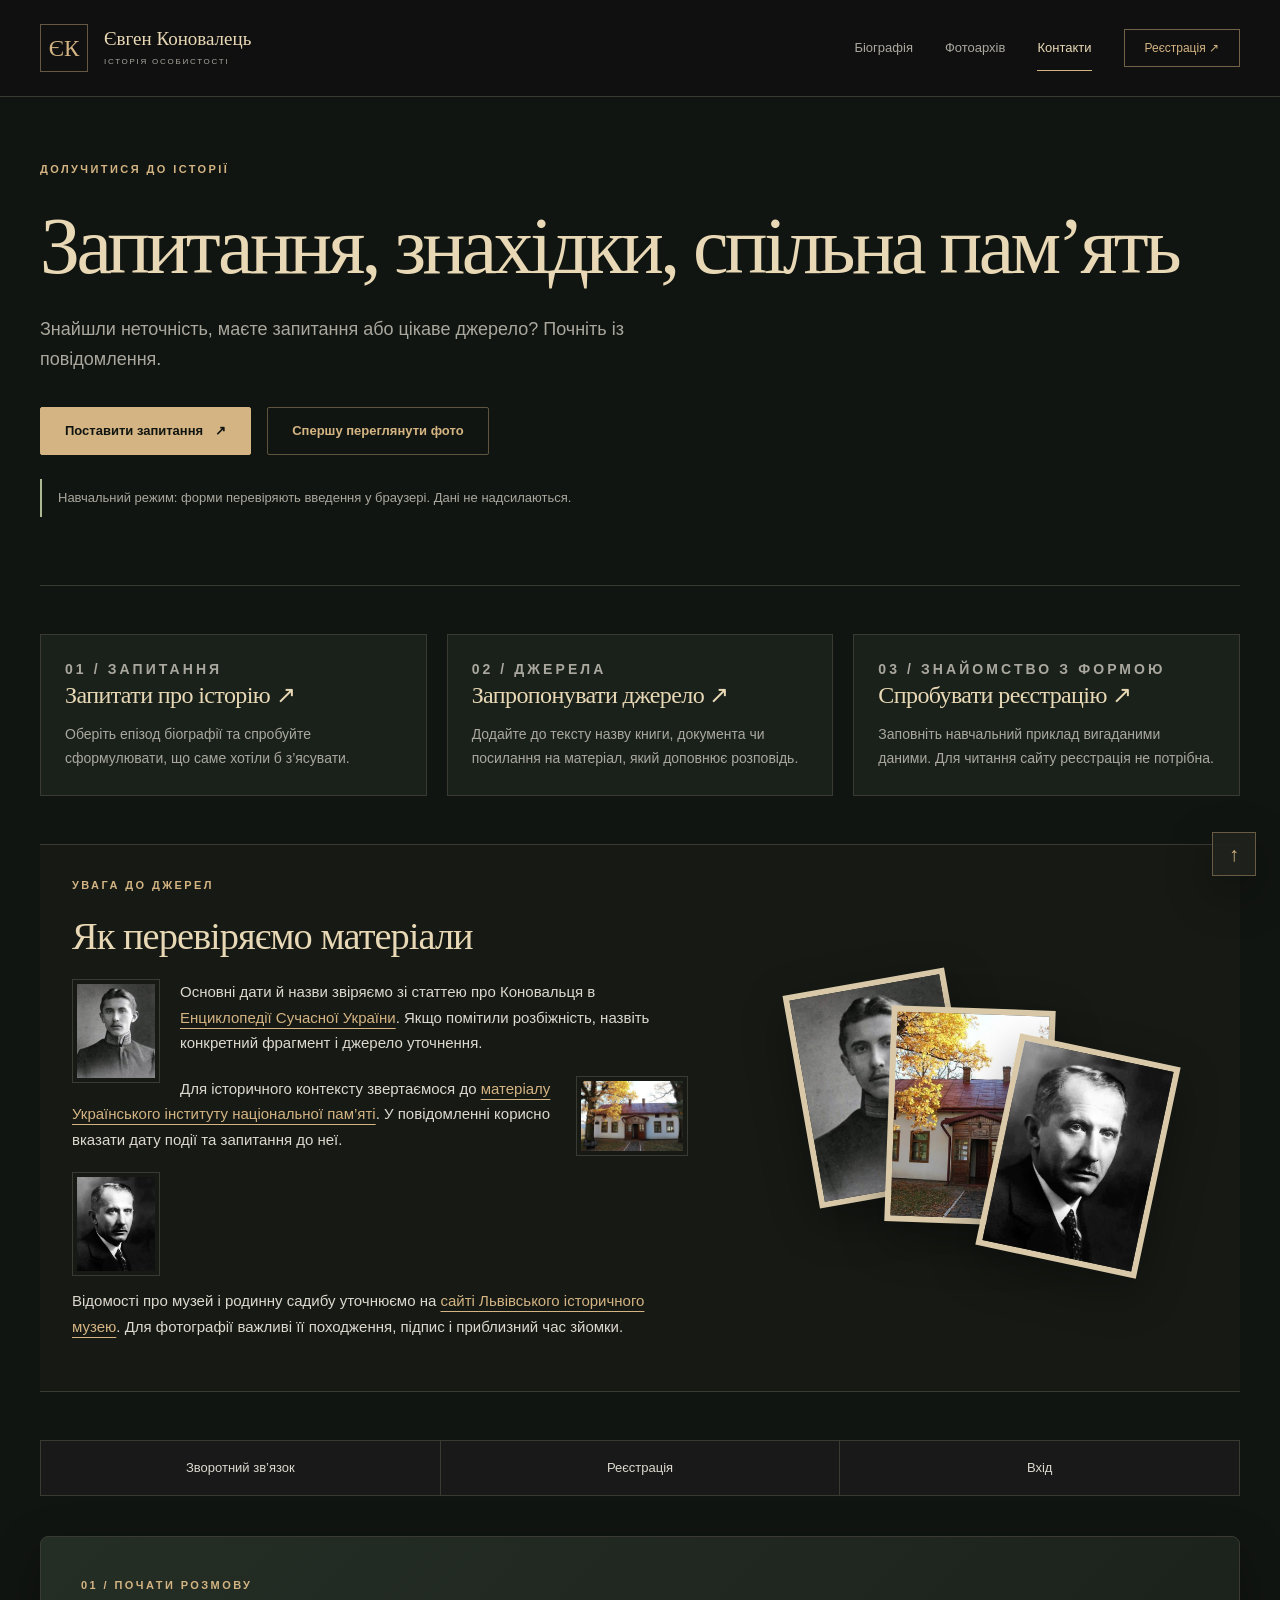
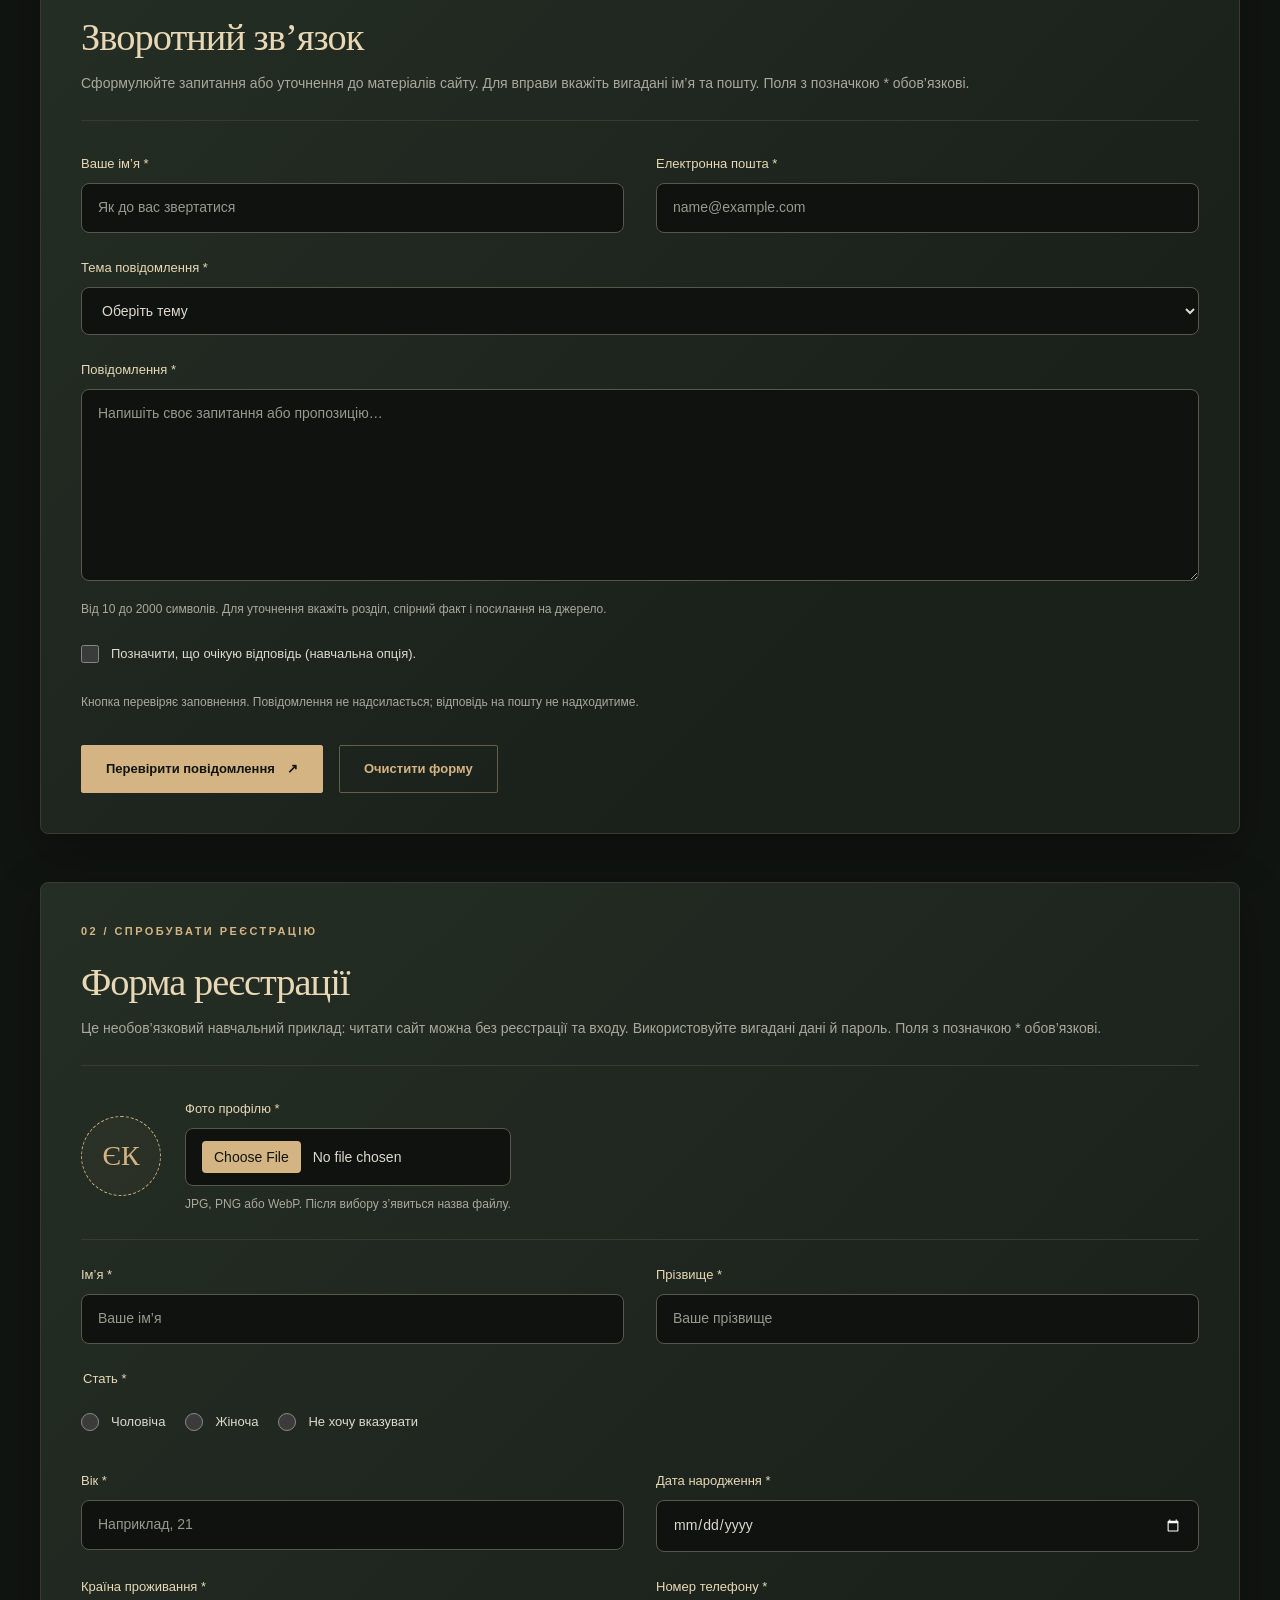
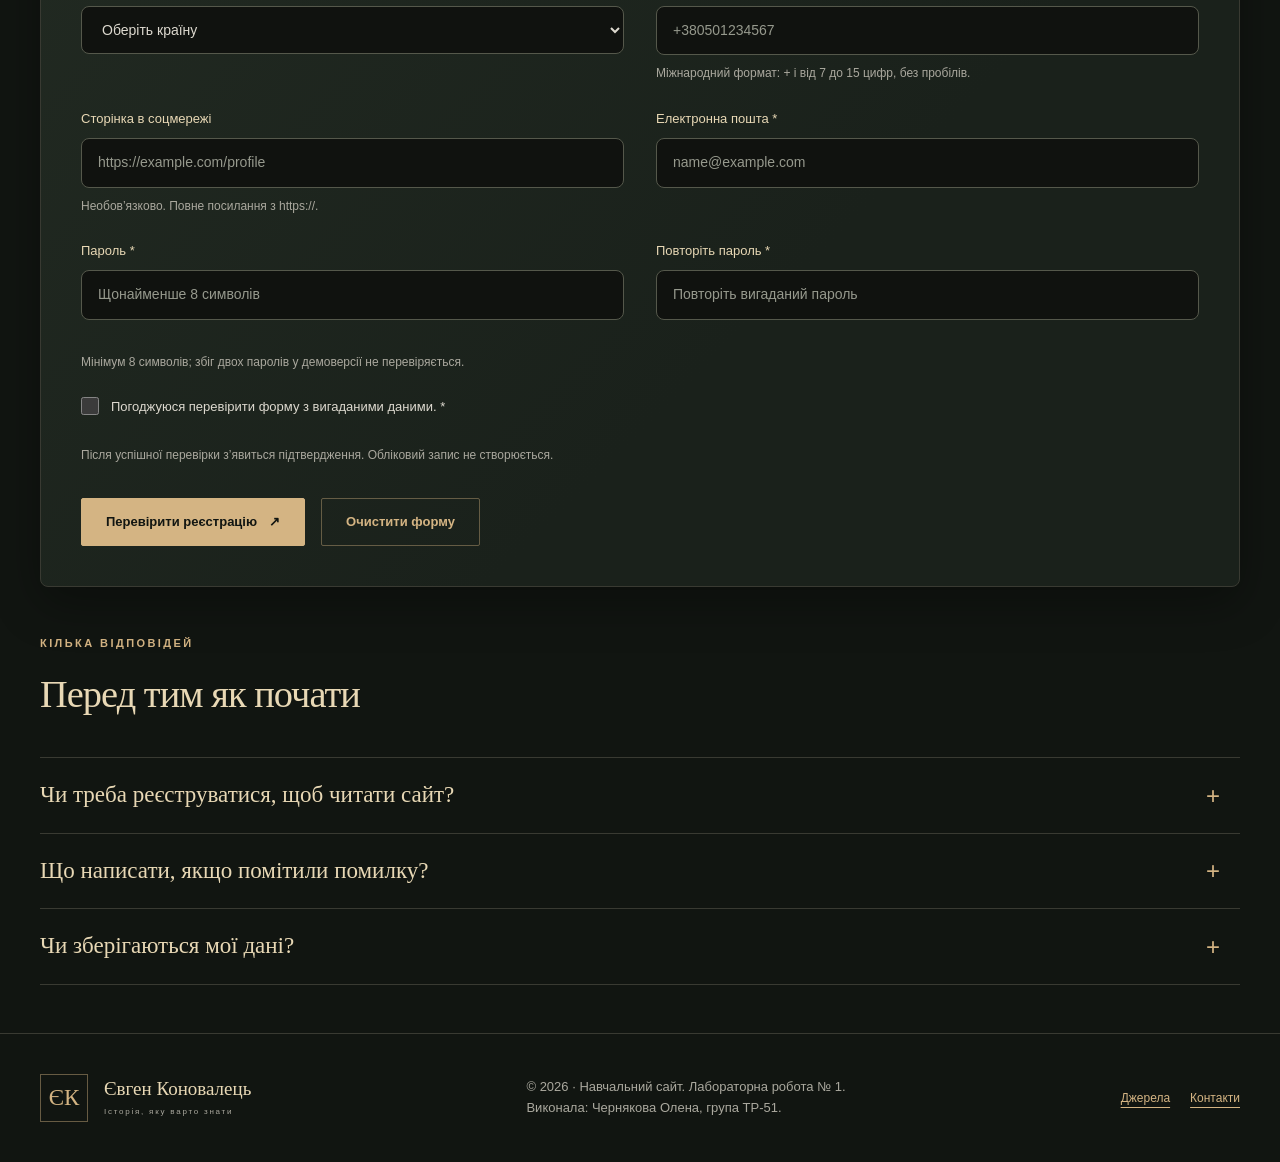
<file: contact.html>
<!DOCTYPE html>
<html lang="uk">
<head>
  <meta charset="UTF-8">
  <meta name="viewport" content="width=device-width, initial-scale=1.0">
  <meta name="description" content="Долучайтеся до вивчення постаті Євгена Коновальця: навчальні форми реєстрації, входу та зворотного зв’язку.">
  <title>Контакти — Євген Коновалець</title>
  <link rel="icon" href="images/favicon.svg" type="image/svg+xml">
  <link rel="stylesheet" href="CSS/styles.css">
</head>
<body id="top">
  <a class="skip-link" href="#main">Перейти до змісту</a>
  <header class="site-header">
    <div class="container header-inner">
      <a class="brand" href="index.html" aria-label="Євген Коновалець — головна сторінка">
        <span class="brand-mark" aria-hidden="true">ЄК</span>
        <span class="brand-name"><strong>Євген Коновалець</strong><small>ІСТОРІЯ ОСОБИСТОСТІ</small></span>
      </a>
      <nav class="site-nav" aria-label="Головна навігація">
        <a class="nav-link" href="index.html">Біографія</a>
        <a class="nav-link" href="gallery.html">Фотоархів</a>
        <a class="nav-link" href="contact.html" aria-current="page">Контакти</a>
        <a class="nav-cta" href="contact.html#registration">Реєстрація <span aria-hidden="true">↗</span></a>
      </nav>
    </div>
  </header>

  <main id="main" class="container">
    <section class="page-intro" aria-labelledby="page-title">
      <p class="eyebrow">ДОЛУЧИТИСЯ ДО ІСТОРІЇ</p>
      <h1 id="page-title">Запитання, знахідки, спільна пам’ять</h1>
      <p class="lead">Знайшли неточність, маєте запитання або цікаве джерело? Почніть із повідомлення.</p>
      <div class="intro-actions">
        <a class="button" href="#feedback">Поставити запитання <span aria-hidden="true">↗</span></a>
        <a class="button button--outline" href="gallery.html">Спершу переглянути фото</a>
      </div>
      <p class="mode-note">Навчальний режим: форми перевіряють введення у браузері. Дані не надсилаються.</p>
    </section>

    <section class="contact-routes" aria-label="З чого почати">
      <a class="route-card" href="#feedback">
        <p class="section-kicker">01 / ЗАПИТАННЯ</p>
        <h2>Запитати про історію <span aria-hidden="true">↗</span></h2>
        <p>Оберіть епізод біографії та спробуйте сформулювати, що саме хотіли б з’ясувати.</p>
      </a>
      <a class="route-card" href="#feedback">
        <p class="section-kicker">02 / ДЖЕРЕЛА</p>
        <h2>Запропонувати джерело <span aria-hidden="true">↗</span></h2>
        <p>Додайте до тексту назву книги, документа чи посилання на матеріал, який доповнює розповідь.</p>
      </a>
      <a class="route-card" href="#registration">
        <p class="section-kicker">03 / ЗНАЙОМСТВО З ФОРМОЮ</p>
        <h2>Спробувати реєстрацію <span aria-hidden="true">↗</span></h2>
        <p>Заповніть навчальний приклад вигаданими даними. Для читання сайту реєстрація не потрібна.</p>
      </a>
    </section>

    <section class="form-intro" aria-labelledby="community-title">
      <div class="intro-copy clearfix">
        <p class="section-kicker">УВАГА ДО ДЖЕРЕЛ</p>
        <h2 id="community-title">Як перевіряємо матеріали</h2>
        <img class="float-photo" src="images/young.jpg" alt="Євген Коновалець у молоді роки" width="110" height="135">
        <p>Основні дати й назви звіряємо зі статтею про Коновальця в <a href="https://esu.com.ua/article-4876" target="_blank" rel="noopener noreferrer">Енциклопедії Сучасної України</a>. Якщо помітили розбіжність, назвіть конкретний фрагмент і джерело уточнення.</p>
        <img class="float-photo float-photo--right" src="images/house.jpg" alt="Будинок, пов’язаний із життям Євгена Коновальця" width="135" height="100">
        <p>Для історичного контексту звертаємося до <a href="https://uinp.gov.ua/istorychnyy-kalendar/cherven/14/1891-narodyvsya-yevgen-konovalec-polkovnyk-armiyi-unr" target="_blank" rel="noopener noreferrer">матеріалу Українського інституту національної пам’яті</a>. У повідомленні корисно вказати дату події та запитання до неї.</p>
        <img class="float-photo float-clear" src="images/konovalets.jpg" alt="Архівний портрет Євгена Коновальця" width="110" height="135">
        <p class="float-clear">Відомості про музей і родинну садибу уточнюємо на <a href="https://www.lhm.lviv.ua/location/konovalets.html" target="_blank" rel="noopener noreferrer">сайті Львівського історичного музею</a>. Для фотографії важливі її походження, підпис і приблизний час зйомки.</p>
      </div>
      <div class="photo-stack" aria-label="Композиція з трьох архівних фотографій">
        <img class="stack-image" src="images/young.jpg" alt="Портрет молодого Євгена Коновальця" width="250" height="310">
        <img class="stack-image" src="images/house.jpg" alt="Історичний будинок на архівній світлині" width="250" height="310">
        <img class="stack-image" src="images/konovalets.jpg" alt="Євген Коновалець на портретній фотографії" width="250" height="310">
      </div>
    </section>

    <nav class="form-tabs" id="forms-menu" aria-label="Навігація навчальними формами">
      <a href="#feedback">Зворотний зв’язок</a>
      <a href="#registration">Реєстрація</a>
      <a href="#login-modal">Вхід</a>
    </nav>

    <div class="modal" id="login-modal">
      <dialog open id="login-dialog" class="modal-card form-surface" aria-labelledby="login-title">
        <button class="dialog-dismiss" type="button" commandfor="login-dialog" command="close" aria-label="Закрити повторну форму входу">×</button>
        <a class="modal-close" href="#forms-menu" aria-label="Закрити форму входу">×</a>
        <p class="section-kicker">З ПОВЕРНЕННЯМ</p>
        <h2 id="login-title">Вхід</h2>
        <p class="form-note" id="login-note">Спробуйте форму з вигаданими поштою та паролем. Вона перевіряє поля; обліковий запис не відкривається.</p>
        <form method="dialog" aria-describedby="login-note">
          <div class="field">
            <label class="field-label" for="login-email">Електронна пошта</label>
            <input id="login-email" name="email" type="email" autocomplete="off" placeholder="name@example.com" required>
          </div>
          <div class="field">
            <label class="field-label" for="login-password">Пароль</label>
            <input id="login-password" name="password" type="password" autocomplete="off" minlength="8" placeholder="Щонайменше 8 символів" required>
          </div>
          <div class="form-actions">
            <button class="button" type="submit" value="checked">Перевірити вхід</button>
            <a class="button button--outline css-only" href="#forms-menu">Закрити</a>
          </div>
        </form>
      </dialog>
    </div>
    <div class="form-result" id="login-result" role="status">
      <p>Поля входу заповнені коректно. У навчальному режимі вхід не виконується.</p>
      <button class="button button--outline" type="button" commandfor="login-dialog" command="show-modal">Повернутися до входу</button>
    </div>

    <section class="form-panel" id="feedback" aria-labelledby="feedback-title">
      <div class="form-panel-heading">
        <p class="section-kicker">01 / ПОЧАТИ РОЗМОВУ</p>
        <h2 id="feedback-title">Зворотний зв’язок</h2>
        <p>Сформулюйте запитання або уточнення до матеріалів сайту. Для вправи вкажіть вигадані ім’я та пошту. Поля з позначкою * обов’язкові.</p>
      </div>
      <dialog open id="feedback-dialog" class="form-surface" aria-labelledby="feedback-title">
        <button class="dialog-dismiss" type="button" commandfor="feedback-dialog" command="close" aria-label="Закрити повторне заповнення повідомлення">×</button>
        <h3 class="modal-only">Зворотний зв’язок</h3>
        <form method="dialog" aria-describedby="feedback-note">
          <div class="form-grid">
            <div class="field">
              <label class="field-label" for="feedback-name">Ваше ім’я *</label>
              <input id="feedback-name" name="name" type="text" autocomplete="name" minlength="2" maxlength="100" placeholder="Як до вас звертатися" required>
            </div>
            <div class="field">
              <label class="field-label" for="feedback-email">Електронна пошта *</label>
              <input id="feedback-email" name="email" type="email" autocomplete="email" placeholder="name@example.com" required>
            </div>
            <div class="field field--full">
              <label class="field-label" for="feedback-subject">Тема повідомлення *</label>
              <select id="feedback-subject" name="subject" required>
                <option value="" disabled selected>Оберіть тему</option>
                <option value="biography">Запитання про біографію</option>
                <option value="archive">Фотографії та архівні матеріали</option>
                <option value="correction">Уточнення до матеріалів сайту</option>
                <option value="other">Інша тема</option>
              </select>
            </div>
            <div class="field field--full">
              <label class="field-label" for="feedback-message">Повідомлення *</label>
              <textarea id="feedback-message" name="message" rows="7" minlength="10" maxlength="2000" placeholder="Напишіть своє запитання або пропозицію…" aria-describedby="message-hint" required></textarea>
              <span class="field-hint" id="message-hint">Від 10 до 2000 символів. Для уточнення вкажіть розділ, спірний факт і посилання на джерело.</span>
            </div>
            <div class="field field--full">
              <label class="choice-label" for="feedback-reply"><input id="feedback-reply" name="reply-requested" type="checkbox" value="yes"> Позначити, що очікую відповідь (навчальна опція).</label>
            </div>
          </div>
          <p class="form-note" id="feedback-note">Кнопка перевіряє заповнення. Повідомлення не надсилається; відповідь на пошту не надходитиме.</p>
          <div class="form-actions">
            <button class="button" type="submit" value="checked">Перевірити повідомлення <span aria-hidden="true">↗</span></button>
            <button class="button button--outline" type="reset">Очистити форму</button>
          </div>
        </form>
      </dialog>
      <div class="form-result" role="status">
        <p>Повідомлення заповнене коректно. У навчальному режимі воно не надсилається.</p>
        <button class="button button--outline" type="button" commandfor="feedback-dialog" command="show-modal">Повернутися до форми</button>
      </div>
    </section>
    <section class="form-panel" id="registration" aria-labelledby="registration-title">
      <div class="form-panel-heading">
        <p class="section-kicker">02 / СПРОБУВАТИ РЕЄСТРАЦІЮ</p>
        <h2 id="registration-title">Форма реєстрації</h2>
        <p>Це необов’язковий навчальний приклад: читати сайт можна без реєстрації та входу. Використовуйте вигадані дані й пароль. Поля з позначкою * обов’язкові.</p>
      </div>
      <dialog open id="registration-dialog" class="form-surface" aria-labelledby="registration-title">
        <button class="dialog-dismiss" type="button" commandfor="registration-dialog" command="close" aria-label="Закрити повторне заповнення реєстрації">×</button>
        <h3 class="modal-only">Форма реєстрації</h3>
        <form method="dialog" aria-describedby="registration-note">
          <div class="form-grid">
            <div class="avatar-upload field--full">
              <span class="avatar-placeholder" aria-hidden="true">ЄК</span>
              <div class="field">
                <label class="field-label" for="photo">Фото профілю *</label>
                <input class="file-control" id="photo" name="photo" type="file" accept="image/jpeg,image/png,image/webp" aria-describedby="photo-hint" required>
                <span class="field-hint" id="photo-hint">JPG, PNG або WebP. Після вибору з’явиться назва файлу.</span>
              </div>
            </div>
            <div class="field">
              <label class="field-label" for="first-name">Ім’я *</label>
              <input id="first-name" name="first-name" type="text" autocomplete="given-name" minlength="2" maxlength="60" placeholder="Ваше ім’я" required>
            </div>
            <div class="field">
              <label class="field-label" for="last-name">Прізвище *</label>
              <input id="last-name" name="last-name" type="text" autocomplete="family-name" minlength="2" maxlength="60" placeholder="Ваше прізвище" required>
            </div>
            <fieldset class="field field--full">
              <legend class="field-label">Стать *</legend>
              <div class="choice-row">
                <label class="choice-label" for="gender-male"><input id="gender-male" name="gender" type="radio" value="male" required> Чоловіча</label>
                <label class="choice-label" for="gender-female"><input id="gender-female" name="gender" type="radio" value="female"> Жіноча</label>
                <label class="choice-label" for="gender-private"><input id="gender-private" name="gender" type="radio" value="prefer-not"> Не хочу вказувати</label>
              </div>
            </fieldset>
            <div class="field">
              <label class="field-label" for="age">Вік *</label>
              <input id="age" name="age" type="number" min="1" max="120" step="1" placeholder="Наприклад, 21" required>
            </div>
            <div class="field">
              <label class="field-label" for="birthdate">Дата народження *</label>
              <input id="birthdate" name="birthdate" type="date" max="2026-10-19" required>
            </div>
            <div class="field">
              <label class="field-label" for="country">Країна проживання *</label>
              <select id="country" name="country" autocomplete="country" required>
                <option value="" disabled selected>Оберіть країну</option>
                <optgroup label="Україна та сусідні країни">
                  <option value="UA">Україна</option>
                  <option value="PL">Польща</option>
                  <option value="SK">Словаччина</option>
                  <option value="RO">Румунія</option>
                  <option value="MD">Молдова</option>
                  <option value="HU">Угорщина</option>
                </optgroup>
                <optgroup label="Інші країни">
                  <option value="DE">Німеччина</option>
                  <option value="GB">Велика Британія</option>
                  <option value="CA">Канада</option>
                  <option value="US">США</option>
                  <option value="other">Інша країна</option>
                </optgroup>
              </select>
            </div>
            <div class="field">
              <label class="field-label" for="phone">Номер телефону *</label>
              <input id="phone" name="phone" type="tel" autocomplete="tel" pattern="\+[0-9]{7,15}" placeholder="+380501234567" aria-describedby="phone-hint" required>
              <span class="field-hint" id="phone-hint">Міжнародний формат: + і від 7 до 15 цифр, без пробілів.</span>
            </div>
            <div class="field">
              <label class="field-label" for="social">Сторінка в соцмережі</label>
              <input id="social" name="social" type="url" placeholder="https://example.com/profile" aria-describedby="social-hint">
              <span class="field-hint" id="social-hint">Необов’язково. Повне посилання з https://.</span>
            </div>
            <div class="field">
              <label class="field-label" for="registration-email">Електронна пошта *</label>
              <input id="registration-email" name="email" type="email" autocomplete="email" placeholder="name@example.com" required>
            </div>
            <div class="field">
              <label class="field-label" for="registration-password">Пароль *</label>
              <input id="registration-password" name="password" type="password" autocomplete="new-password" minlength="8" maxlength="128" placeholder="Щонайменше 8 символів" aria-describedby="password-hint" required>
            </div>
            <div class="field">
              <label class="field-label" for="confirm-password">Повторіть пароль *</label>
              <input id="confirm-password" name="confirm-password" type="password" autocomplete="new-password" minlength="8" maxlength="128" placeholder="Повторіть вигаданий пароль" aria-describedby="password-hint" required>
            </div>
            <p class="field-hint field--full" id="password-hint">Мінімум 8 символів; збіг двох паролів у демоверсії не перевіряється.</p>
            <div class="field field--full">
              <label class="choice-label" for="agreement"><input id="agreement" name="agreement" type="checkbox" value="accepted" required> Погоджуюся перевірити форму з вигаданими даними. *</label>
            </div>
          </div>
          <p class="form-note" id="registration-note">Після успішної перевірки з’явиться підтвердження. Обліковий запис не створюється.</p>
          <div class="form-actions">
            <button class="button" type="submit" value="checked">Перевірити реєстрацію <span aria-hidden="true">↗</span></button>
            <button class="button button--outline" type="reset">Очистити форму</button>
          </div>
        </form>
      </dialog>
      <div class="form-result" role="status">
        <p>Форму реєстрації заповнено коректно. У навчальному режимі обліковий запис не створюється.</p>
        <button class="button button--outline" type="button" commandfor="registration-dialog" command="show-modal">Повернутися до форми</button>
      </div>
    </section>

    <section class="faq-section" aria-labelledby="faq-title">
      <p class="section-kicker">КІЛЬКА ВІДПОВІДЕЙ</p>
      <h2 id="faq-title">Перед тим як почати</h2>
      <div class="faq-list">
        <details>
          <summary>Чи треба реєструватися, щоб читати сайт?</summary>
          <p>Ні. Біографія, фотоархів і посилання на джерела відкриті для всіх. Форми реєстрації та входу — необов’язкові навчальні приклади.</p>
        </details>
        <details>
          <summary>Що написати, якщо помітили помилку?</summary>
          <p>Назвіть сторінку й розділ, наведіть факт, який потребує уточнення, та додайте джерело: посилання, назву видання або документ. У формі можна потренуватися складати таке повідомлення.</p>
        </details>
        <details>
          <summary>Чи зберігаються мої дані?</summary>
          <p>Сайт не надсилає та не зберігає введені дані чи вибраний файл. Вони можуть залишатися в полях відкритої вкладки до очищення форми. Для вправи використовуйте вигадані дані й пароль.</p>
        </details>
      </div>
    </section>
  </main>

  <footer class="site-footer">
        <div class="container footer-inner">
            <a class="brand" href="index.html"><span class="brand-mark" aria-hidden="true">ЄК</span><span class="brand-name"><strong>Євген Коновалець</strong><small>Історія, яку варто знати</small></span></a>
            <p><small>© 2026 · Навчальний сайт. Лабораторна робота № 1.<br>Виконала: Чернякова Олена, група ТР-51.</small></p>
            <nav aria-label="Посилання у підвалі"><a href="index.html#sources">Джерела</a><a href="contact.html">Контакти</a></nav>
        </div>
    </footer>
  <a class="to-top" href="#top" aria-label="Повернутися нагору">↑</a>
</body>
</html>
</file>
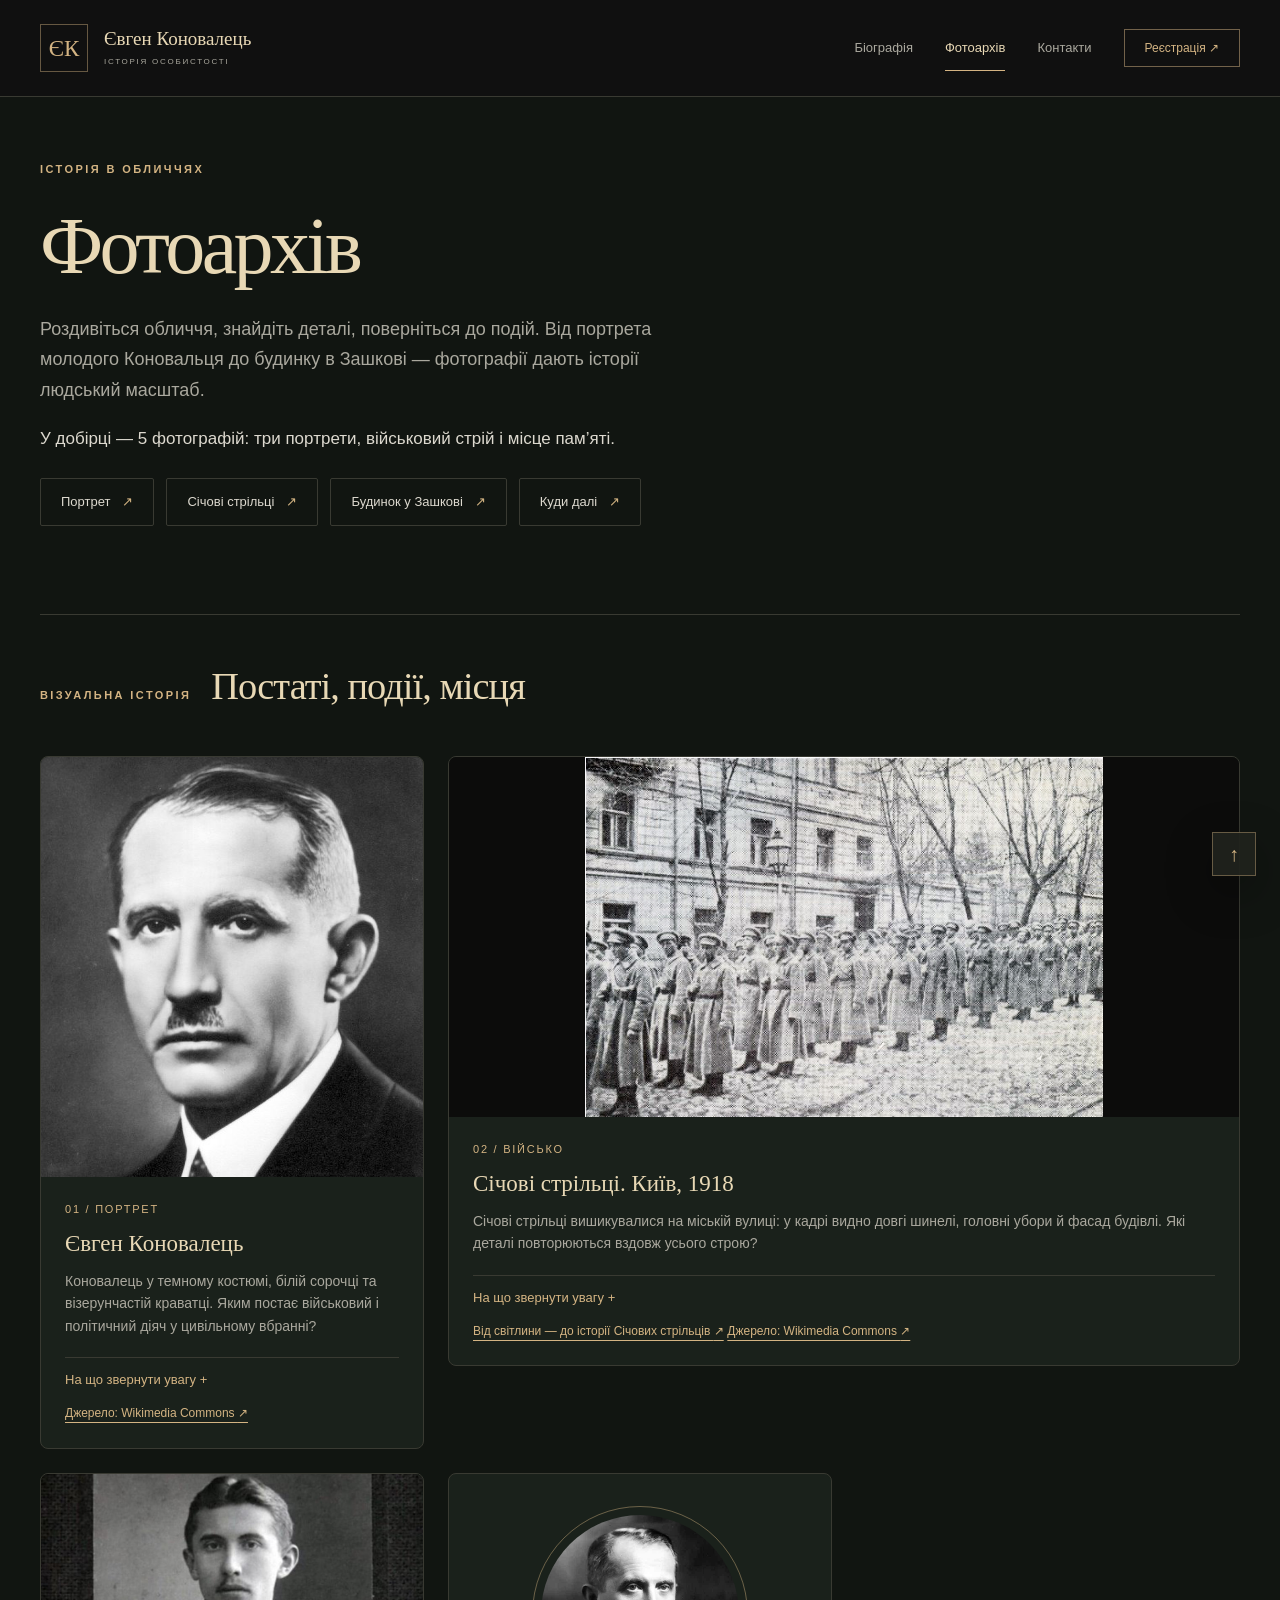
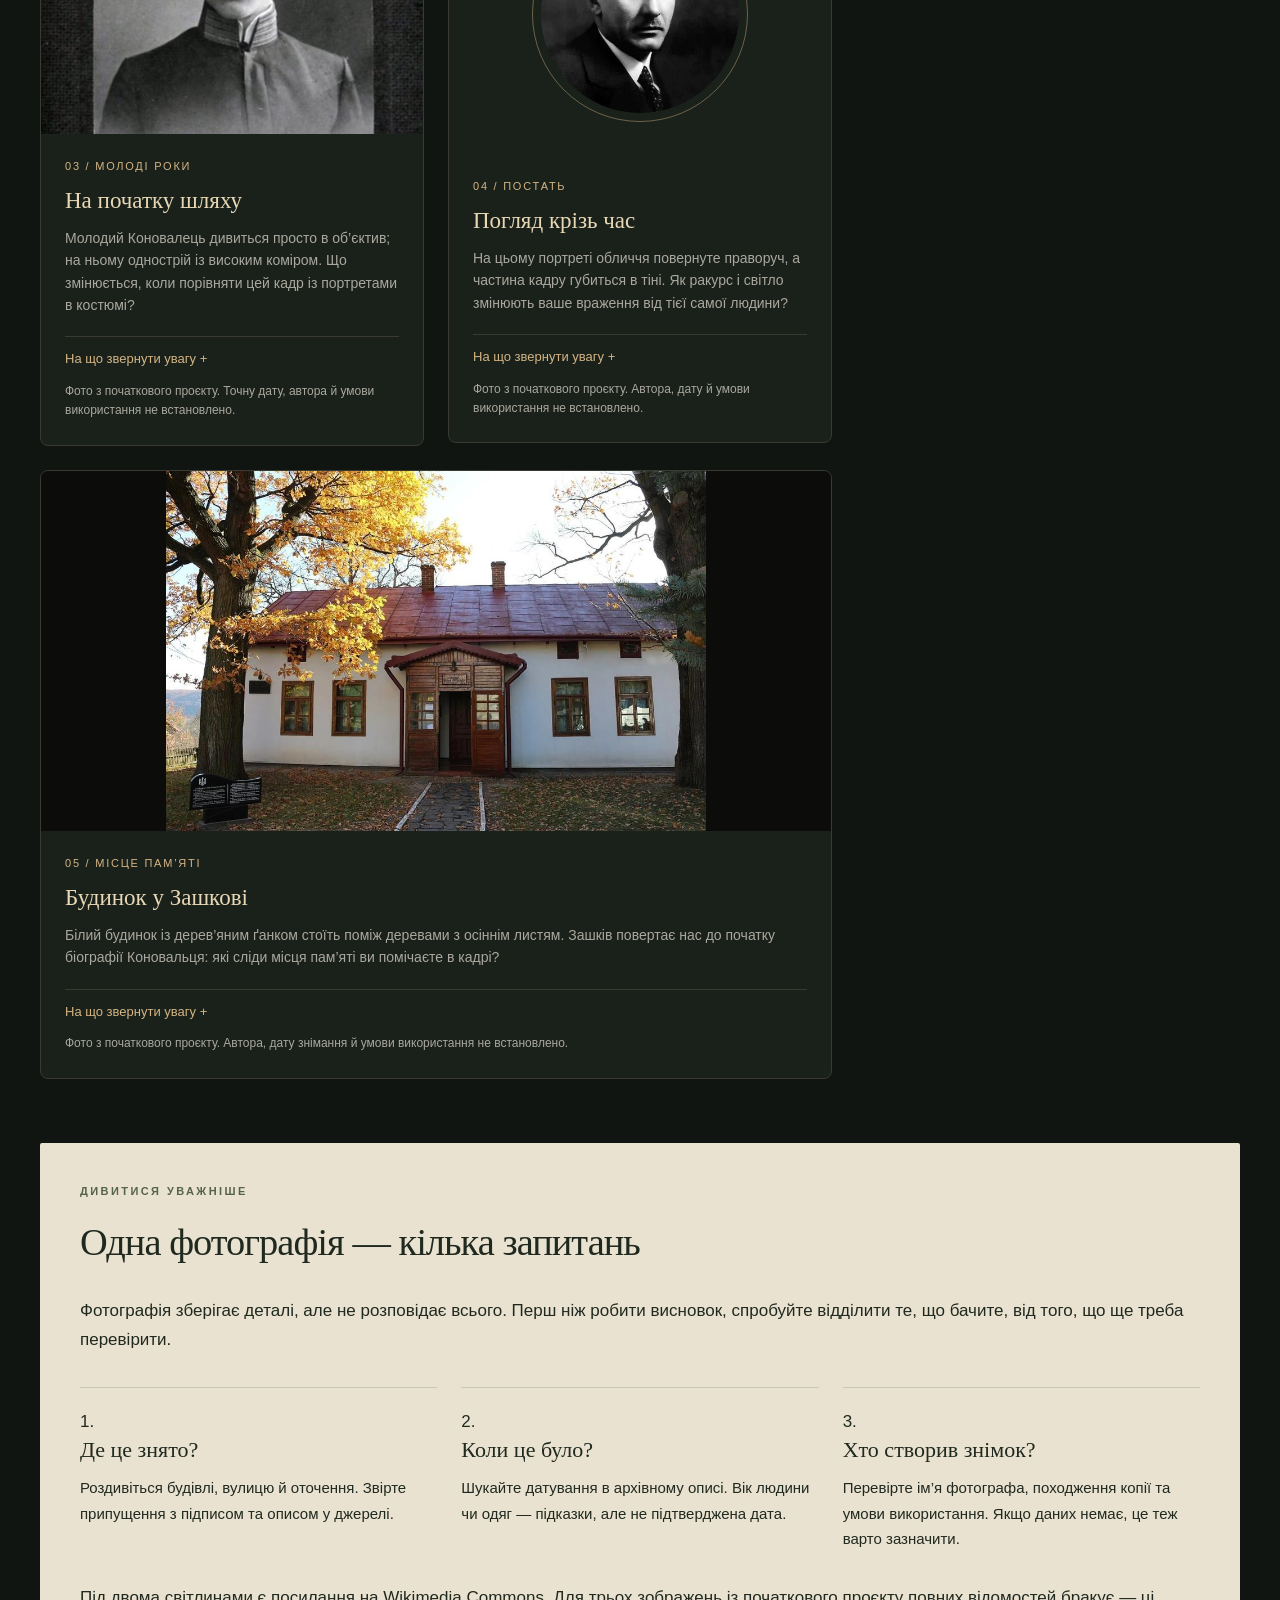
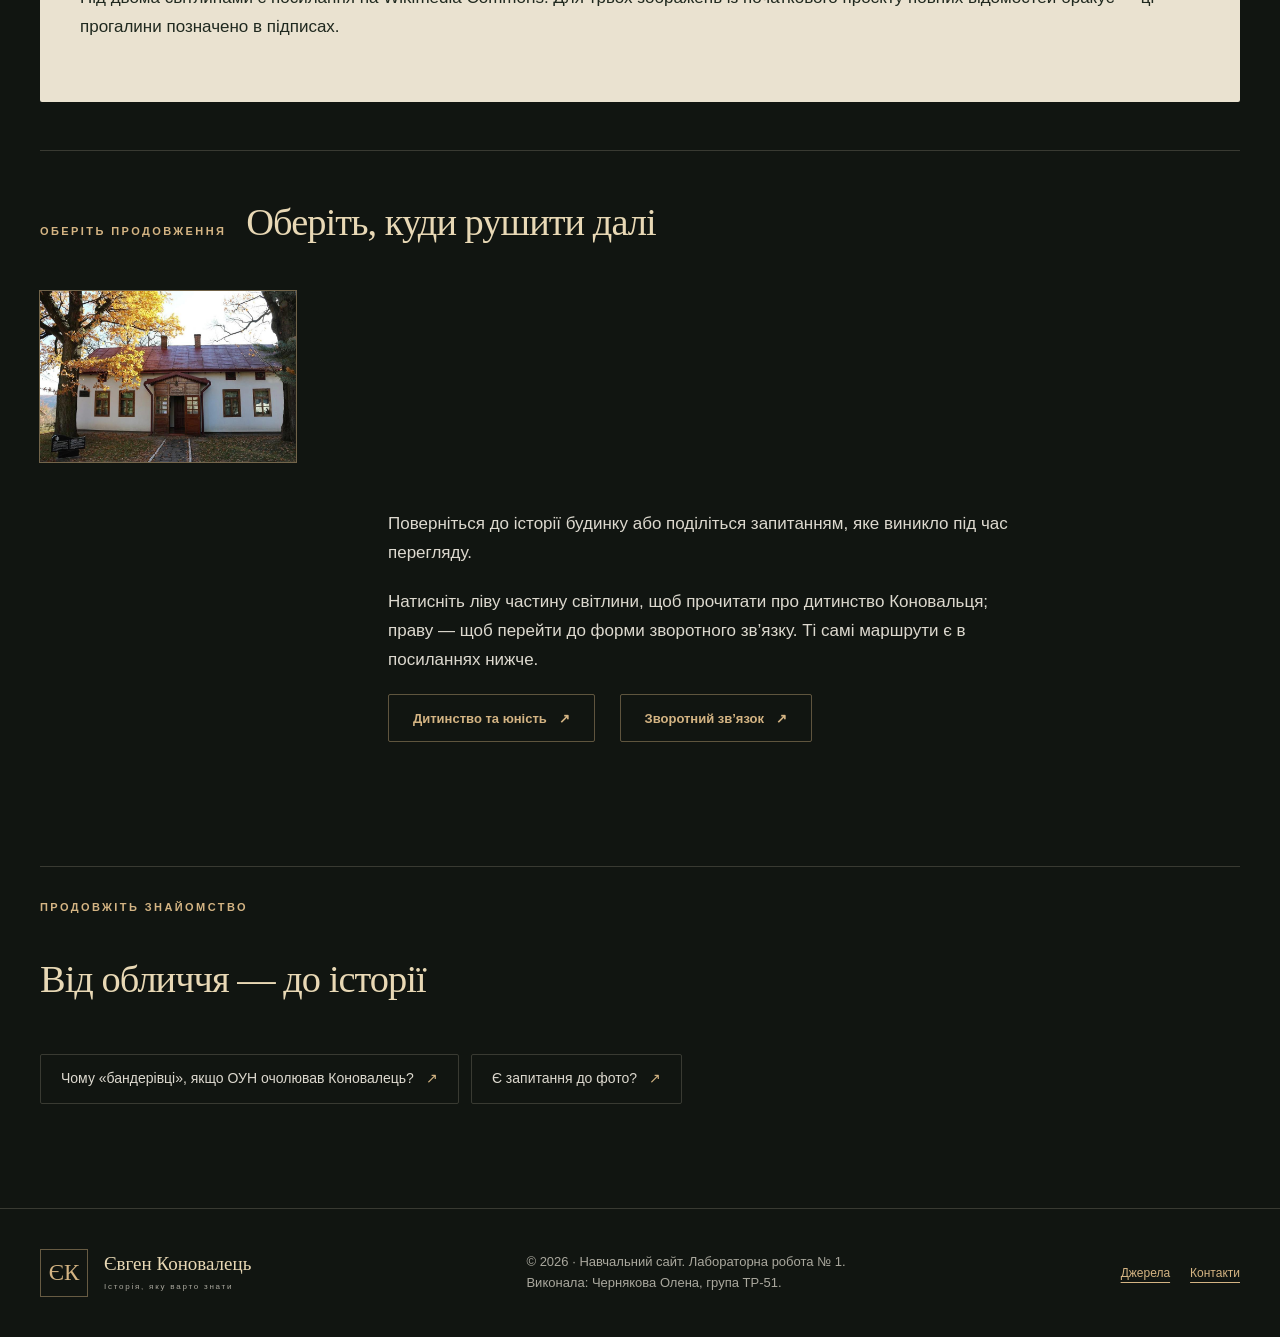
<file: gallery.html>
<!DOCTYPE html>
<html lang="uk">
<head>
    <meta charset="UTF-8">
    <meta name="viewport" content="width=device-width, initial-scale=1">
    <meta name="description" content="Фотоархів Євгена Коновальця: портрети, Січові стрільці та будинок у Зашкові. Історія в обличчях і місцях.">
    <title>Фотоархів — Євген Коновалець</title>
    <link rel="icon" href="images/favicon.svg" type="image/svg+xml">
    <link rel="stylesheet" href="CSS/styles.css">
</head>
<body id="top">
    <a class="skip-link" href="#main">Перейти до вмісту</a>
    <header class="site-header">
        <div class="header-inner container">
            <a class="brand" href="index.html" aria-label="Євген Коновалець — головна сторінка">
                <span class="brand-mark" aria-hidden="true">ЄК</span>
                <span class="brand-name"><strong>Євген Коновалець</strong><small>ІСТОРІЯ ОСОБИСТОСТІ</small></span>
            </a>
            <nav class="site-nav" aria-label="Основна навігація">
                <a class="nav-link" href="index.html">Біографія</a>
                <a class="nav-link active" href="gallery.html" aria-current="page">Фотоархів</a>
                <a class="nav-link" href="contact.html">Контакти</a>
                <a class="nav-cta" href="contact.html#registration">Реєстрація <span aria-hidden="true">↗</span></a>
            </nav>
        </div>
    </header>

    <main id="main" class="container">
        <header class="page-intro">
            <p class="eyebrow">ІСТОРІЯ В ОБЛИЧЧЯХ</p>
            <h1>Фотоархів</h1>
            <p class="lead">Роздивіться обличчя, знайдіть деталі, поверніться до подій. Від портрета молодого Коновальця до будинку в Зашкові — фотографії дають історії людський масштаб.</p>
            <p>У добірці — 5 фотографій: три портрети, військовий стрій і місце пам’яті.</p>
            <nav class="gallery-jump reading-paths" aria-label="Розділи фотоархіву">
                <a href="#portrait">Портрет</a>
                <a href="#riflemen">Січові стрільці</a>
                <a href="#house">Будинок у Зашкові</a>
                <a href="#photo-map">Куди далі</a>
            </nav>
        </header>

        <section aria-labelledby="archive-heading">
            <div class="section-heading">
                <p class="section-kicker">ВІЗУАЛЬНА ІСТОРІЯ</p>
                <h2 id="archive-heading">Постаті, події, місця</h2>
            </div>
            <div class="photo-grid">
                <figure class="photo-card photo-card--portrait" id="portrait">
                    <div class="photo-card__media">
                        <img src="images/portrait-1920.jpg" alt="Євген Коновалець у костюмі й краватці на чорно-білому портреті" width="560" height="806" loading="lazy">
                    </div>
                    <figcaption class="photo-card__body">
                        <span class="photo-index">01 / ПОРТРЕТ</span>
                        <h3>Євген Коновалець</h3>
                        <p class="photo-caption">Коновалець у темному костюмі, білій сорочці та візерунчастій краватці. Яким постає військовий і політичний діяч у цивільному вбранні?</p>
                        <details class="photo-note">
                            <summary>На що звернути увагу</summary>
                            <p>Порівняйте світлі ділянки обличчя й сорочки з темним тлом. Чіткий комір, краватка та стримана поза допомагають помітити, як побудовано цей офіційний портрет.</p>
                        </details>
                        <a class="source-link" href="https://commons.wikimedia.org/wiki/File:Yevgen_Konovalec.jpg">Джерело: Wikimedia Commons <span aria-hidden="true">↗</span></a>
                    </figcaption>
                </figure>

                <figure class="photo-card photo-card--wide" id="riflemen">
                    <a class="photo-card__media" href="index.html#military" title="Перейти до розділу про Січових стрільців" aria-label="Світлина Січових стрільців — перейти до військової біографії">
                        <img src="images/riflemen-1918.jpg" alt="Групова світлина Січових стрільців у Києві, 1918 рік" width="567" height="394" loading="lazy">
                    </a>
                    <figcaption class="photo-card__body">
                        <span class="photo-index">02 / ВІЙСЬКО</span>
                        <h3>Січові стрільці. Київ, 1918</h3>
                        <p class="photo-caption">Січові стрільці вишикувалися на міській вулиці: у кадрі видно довгі шинелі, головні убори й фасад будівлі. Які деталі повторюються вздовж усього строю?</p>
                        <details class="photo-note">
                            <summary>На що звернути увагу</summary>
                            <p>Простежте, як стрій віддаляється вглиб кадру. Одяг, бруківка та будинок дають матеріал для спостереження; імена окремих людей за цією світлиною тут не встановлюємо.</p>
                        </details>
                        <a class="source-link" href="index.html#military">Від світлини — до історії Січових стрільців <span aria-hidden="true">↗</span></a>
                        <a class="source-link" href="https://commons.wikimedia.org/wiki/File:Січові_стрільці_Київ(1918).jpg">Джерело: Wikimedia Commons <span aria-hidden="true">↗</span></a>
                    </figcaption>
                </figure>

                <figure class="photo-card" id="young">
                    <div class="photo-card__media">
                        <img src="images/young.jpg" alt="Молодий Євген Коновалець: портрет в однострої з високим коміром" width="913" height="675" loading="lazy">
                    </div>
                    <figcaption class="photo-card__body">
                        <span class="photo-index">03 / МОЛОДІ РОКИ</span>
                        <h3>На початку шляху</h3>
                        <p class="photo-caption">Молодий Коновалець дивиться просто в об’єктив; на ньому однострій із високим коміром. Що змінюється, коли порівняти цей кадр із портретами в костюмі?</p>
                        <details class="photo-note">
                            <summary>На що звернути увагу</summary>
                            <p>Роздивіться високий комір, застібку та рівну поставу. Вони видимі на фотографії, але самі собою не дають змоги встановити точну дату знімання чи обставини.</p>
                        </details>
                        <small class="source-link">Фото з початкового проєкту. Точну дату, автора й умови використання не встановлено.</small>
                    </figcaption>
                </figure>

                <figure class="photo-card photo-card--round">
                    <div class="photo-card__media">
                        <img src="images/konovalets.jpg" alt="Євген Коновалець у костюмі та краватці, погляд праворуч" width="700" height="700" loading="lazy">
                    </div>
                    <figcaption class="photo-card__body">
                        <span class="photo-index">04 / ПОСТАТЬ</span>
                        <h3>Погляд крізь час</h3>
                        <p class="photo-caption">На цьому портреті обличчя повернуте праворуч, а частина кадру губиться в тіні. Як ракурс і світло змінюють ваше враження від тієї самої людини?</p>
                        <details class="photo-note">
                            <summary>На що звернути увагу</summary>
                            <p>Зіставте напрямок погляду з першим портретом. Світло підкреслює лоб, щоку та край коміра, а темне тло зосереджує увагу на обличчі й виразі очей.</p>
                        </details>
                        <small class="source-link">Фото з початкового проєкту. Автора, дату й умови використання не встановлено.</small>
                    </figcaption>
                </figure>

                <figure class="photo-card photo-card--wide" id="house">
                    <div class="photo-card__media">
                        <img src="images/house.jpg" alt="Білий будинок у Зашкові з ґанком і червоним дахом серед осінніх дерев" width="960" height="640" loading="lazy">
                    </div>
                    <figcaption class="photo-card__body">
                        <span class="photo-index">05 / МІСЦЕ ПАМ’ЯТІ</span>
                        <h3>Будинок у Зашкові</h3>
                        <p class="photo-caption">Білий будинок із дерев’яним ґанком стоїть поміж деревами з осіннім листям. Зашків повертає нас до початку біографії Коновальця: які сліди місця пам’яті ви помічаєте в кадрі?</p>
                        <details class="photo-note">
                            <summary>На що звернути увагу</summary>
                            <p>Відшукайте стежку до ґанку, таблички на фасаді й пам’ятний знак біля дерева. Вони показують, як звичайний житловий простір стає місцем розмови про минуле.</p>
                        </details>
                        <small class="source-link">Фото з початкового проєкту. Автора, дату знімання й умови використання не встановлено.</small>
                    </figcaption>
                </figure>
            </div>
        </section>

        <section class="archive-note" aria-labelledby="photo-questions-heading">
            <div class="section-heading">
                <p class="section-kicker">ДИВИТИСЯ УВАЖНІШЕ</p>
                <h2 id="photo-questions-heading">Одна фотографія — кілька запитань</h2>
            </div>
            <p>Фотографія зберігає деталі, але не розповідає всього. Перш ніж робити висновок, спробуйте відділити те, що бачите, від того, що ще треба перевірити.</p>
            <ol class="context-steps">
                <li><h3>Де це знято?</h3><p>Роздивіться будівлі, вулицю й оточення. Звірте припущення з підписом та описом у джерелі.</p></li>
                <li><h3>Коли це було?</h3><p>Шукайте датування в архівному описі. Вік людини чи одяг — підказки, але не підтверджена дата.</p></li>
                <li><h3>Хто створив знімок?</h3><p>Перевірте ім’я фотографа, походження копії та умови використання. Якщо даних немає, це теж варто зазначити.</p></li>
            </ol>
            <p>Під двома світлинами є посилання на Wikimedia Commons. Для трьох зображень із початкового проєкту повних відомостей бракує — ці прогалини позначено в підписах.</p>
        </section>

        <section class="map-section" id="photo-map" aria-labelledby="map-heading">
            <div class="section-heading">
                <p class="section-kicker">ОБЕРІТЬ ПРОДОВЖЕННЯ</p>
                <h2 id="map-heading">Оберіть, куди рушити далі</h2>
            </div>
            <div class="map-layout">
                <img class="mapped-image" src="images/house.jpg" alt="Будинок у Зашкові. Ліва частина веде до біографії, права — до форми зворотного зв’язку" width="256" height="171" usemap="#museum-map" loading="lazy">
                <map name="museum-map" id="museum-map">
                    <area shape="rect" coords="0,0,110,171" href="index.html#childhood" alt="Перейти до біографії: дитинство та юність" title="Біографія: дитинство та юність">
                    <area shape="rect" coords="110,0,256,171" href="contact.html#feedback" alt="Перейти до форми зворотного зв’язку" title="Форма зворотного зв’язку">
                </map>
                <div class="map-copy">
                    <p>Поверніться до історії будинку або поділіться запитанням, яке виникло під час перегляду.</p>
                    <p>Натисніть ліву частину світлини, щоб прочитати про дитинство Коновальця; праву — щоб перейти до форми зворотного зв’язку. Ті самі маршрути є в посиланнях нижче.</p>
                    <a class="button button--outline" href="index.html#childhood">Дитинство та юність <span aria-hidden="true">↗</span></a>
                    <a class="button button--outline" href="contact.html#feedback">Зворотний зв’язок <span aria-hidden="true">↗</span></a>
                </div>
            </div>
        </section>

        <section class="reading-next" aria-labelledby="reading-next-heading">
            <p class="section-kicker">ПРОДОВЖІТЬ ЗНАЙОМСТВО</p>
            <h2 id="reading-next-heading">Від обличчя — до історії</h2>
            <div class="reading-paths">
                <a href="index.html#name-story">Чому «бандерівці», якщо ОУН очолював Коновалець? <span aria-hidden="true">↗</span></a>
                <a href="contact.html#feedback">Є запитання до фото? <span aria-hidden="true">↗</span></a>
            </div>
        </section>
    </main>

    <footer class="site-footer">
        <div class="container footer-inner">
            <a class="brand" href="index.html"><span class="brand-mark" aria-hidden="true">ЄК</span><span class="brand-name"><strong>Євген Коновалець</strong><small>Історія, яку варто знати</small></span></a>
            <p><small>© 2026 · Навчальний сайт. Лабораторна робота № 1.<br>Виконала: Чернякова Олена, група ТР-51.</small></p>
            <nav aria-label="Посилання у підвалі"><a href="index.html#sources">Джерела</a><a href="contact.html">Контакти</a></nav>
        </div>
    </footer>
    <a class="to-top" href="#top" aria-label="Повернутися на початок сторінки">↑</a>
</body>
</html>
</file>
<file: CSS/styles.css>
/* Лабораторна №1 — спільні стилі. Лише HTML та CSS. */
:root {
  color-scheme: dark;
  --bg: #111511; --surface: #1a211b; --raised: #252e25;
  --text: #e8d8b5; --body: #ddd9cf; --muted: #aaa89e;
  --gold: #d4b483; --gold-light: #f2d4a4; --line: #393a32;
  --success: #a5c49e; --error: #ffb4a6;
  --paper: #eae2d0; --ink: #20291f; --olive: #adb895;
  --serif: Georgia, 'Times New Roman', serif; --sans: 'Segoe UI', Arial, sans-serif;
  --s1: 4px; --s2: 8px; --s3: 12px; --s4: 16px; --s5: 20px;
  --s6: 24px; --s8: 32px; --s10: 40px; --s12: 48px;
  --s16: 64px; --s20: 80px; --s24: 96px;
  --radius: 8px; --width: 1200px; --shadow: 0 16px 48px #0005;
}
/* Блочна модель, static, форматування та виділення тексту. */
*, *::before, *::after { box-sizing: border-box; }
html { scroll-behavior: smooth; scroll-padding-top: 112px; }
body { margin: 0; background: var(--bg); color: var(--body); font: 17px/1.7 var(--sans); }
main { position: static; }
::selection { background: var(--gold); color: var(--bg); }
a { color: var(--gold); text-decoration-thickness: 1px; text-underline-offset: 5px; transition: color .2s, background .2s, border-color .2s; }
a:hover { color: var(--gold-light); }
a:active { color: white; }
:focus-visible { outline: 2px solid var(--gold-light); outline-offset: 5px; }
img { display: block; max-width: 100%; height: auto; }
figure, blockquote { margin: 0; }
p { margin: 0 0 var(--s5); }
h1, h2, h3, h4, h5, h6 { margin: 0 0 var(--s5); color: var(--text); font-family: var(--serif); font-weight: 400; line-height: 1.2; }
h1 { font-size: clamp(44px, 6.5vw, 80px); letter-spacing: -.045em; }
h2 { font-size: clamp(30px, 3vw, 42px); letter-spacing: -.025em; }
h3 { font-size: 26px; } h4 { font-size: 23px; } h5 { font-size: 20px; } h6 { font-size: 18px; }
strong { color: var(--text); font-weight: 600; }
small, figcaption { font-size: 13px; line-height: 1.6; color: var(--muted); }
mark { color: var(--gold-light); background: #d4b4831c; padding: 0 var(--s1); }
hr { border: 0; border-top: 1px solid var(--line); margin: var(--s16) 0; }
abbr[title] { text-underline-offset: 4px; }
.container { width: min(calc(100% - 80px), var(--width)); margin-inline: auto; }
.visually-hidden { position: absolute; width: 1px; height: 1px; padding: 0; margin: -1px; overflow: hidden; clip-path: inset(50%); white-space: nowrap; border: 0; }
.skip-link { position: fixed; z-index: 100; left: var(--s4); top: -100px; background: var(--gold); color: var(--bg); padding: var(--s3) var(--s5); }
.skip-link:focus { top: var(--s4); }
.eyebrow, .section-kicker { margin-bottom: var(--s5); color: var(--gold); font-size: 11px; font-weight: 600; line-height: 1.5; letter-spacing: .22em; text-transform: uppercase; }
.lead { max-width: 680px; color: var(--muted); font-size: 18px; }
/* Sticky: шапка залишається біля верхнього краю екрана. */
.site-header { position: sticky; top: 0; z-index: 20; background: #111111f5; border-bottom: 1px solid var(--line); backdrop-filter: blur(16px); }
.header-inner { display: flex; align-items: center; justify-content: space-between; gap: var(--s8); min-height: 96px; }
.brand { display: inline-flex; align-items: center; gap: var(--s4); color: var(--text); text-decoration: none; flex-shrink: 0; }
.brand-mark { display: grid; place-items: center; width: 48px; height: 48px; border: 1px solid #d4b48370; font: 23px/1 var(--serif); color: var(--gold); }
.brand-name { display: flex; flex-direction: column; }
.brand-name strong { font: 19px/1.3 var(--serif); }
.brand-name small { margin-top: var(--s1); font-size: 8px; letter-spacing: .22em; }
.site-nav { display: flex; align-items: center; gap: var(--s8); }
.nav-link { position: relative; padding-block: var(--s3); color: var(--muted); font-size: 13px; text-decoration: none; white-space: nowrap; }
.nav-link::after { position: absolute; content: ''; left: 0; bottom: 0; width: 0; height: 1px; background: var(--gold); transition: width .2s; }
.nav-link:hover::after, .nav-link[aria-current='page']::after { width: 100%; }
.nav-link[aria-current='page'] { color: var(--text); }
.nav-cta { display: inline-block; padding: var(--s2) var(--s5); border: 1px solid #d4b48380; color: var(--gold); font-size: 12px; text-decoration: none; }
.nav-cta:hover { background: var(--gold); color: var(--bg); }
/* Relative визначає координати абсолютного підпису на портреті. */
.hero { display: grid; grid-template-columns: 1.15fr 1fr; align-items: center; gap: var(--s20); padding-block: var(--s20); }
.hero-title { font-size: clamp(64px, 7.8vw, 104px); line-height: 1; margin-bottom: var(--s8); }
.hero-lead { max-width: 460px; color: var(--muted); font-size: 18px; }
.hero-dates { color: var(--gold); font: 24px/1.4 var(--serif); margin-bottom: var(--s8); letter-spacing: .08em; }
.hero-actions { display: flex; flex-wrap: wrap; align-items: center; gap: var(--s4); margin-top: var(--s10); }
.button { display: inline-flex; justify-content: center; align-items: center; gap: var(--s3); min-height: 48px; padding: var(--s3) var(--s6); border: 1px solid var(--gold); border-radius: 2px; color: var(--bg); background: var(--gold); font: 600 13px/1.5 var(--sans); text-decoration: none; cursor: pointer; transition: background .2s, color .2s, transform .2s, box-shadow .2s; }
.button:hover { background: var(--gold-light); color: var(--bg); box-shadow: 0 8px 24px #d4b48318; transform: translateY(-2px); }
.button:active { transform: translateY(1px); box-shadow: none; }
.button--outline { color: var(--gold); background: transparent; border-color: #d4b48366; }
.button--outline:hover { color: var(--gold-light); background: #d4b4830c; }
.hero-media { position: relative; padding: var(--s3); border: 1px solid var(--line); }
.hero-portrait { width: 100%; height: 548px; object-fit: cover; object-position: center 25%; filter: sepia(.2); }
.image-label { position: absolute; left: var(--s3); right: var(--s3); bottom: var(--s3); padding: var(--s3) var(--s5); color: var(--text); background: #111111d9; font-size: 12px; letter-spacing: .08em; }
.image-label small { font-size: 10px; }
.chapter-nav { display: flex; gap: var(--s8); padding-block: var(--s6); border-top: 1px solid var(--line); border-bottom: 1px solid var(--line); overflow-x: auto; }
.chapter-nav a { color: var(--muted); text-decoration: none; font-size: 12px; white-space: nowrap; }
.chapter-nav a span { color: var(--gold); margin-right: var(--s2); }
.chapter-nav a:hover { color: var(--gold); }
.content-layout { display: grid; grid-template-columns: 224px minmax(0, 1fr); gap: var(--s20); padding-block: var(--s20); align-items: start; }
.content-layout > * { min-width: 0; }
.section-heading > div { min-width: 0; }
.toc { position: sticky; top: 128px; font-size: 13px; }
.toc nav a { display: block; padding-block: var(--s2); }
.toc a { color: var(--muted); text-decoration: none; }
.toc a:hover { color: var(--gold); }
.toc hr { margin-block: var(--s8); }
.toc .achievement-list { margin-bottom: var(--s8); }
.chapter { scroll-margin-top: 128px; }
.section-heading { display: flex; align-items: baseline; gap: var(--s5); margin-bottom: var(--s8); }
.section-heading h2 { margin-bottom: 0; }
.section-no { color: var(--gold); font: italic 18px/1 var(--serif); }
.prose { max-width: 820px; }
.prose p { color: var(--body); }
.prose > p:first-of-type::first-letter { font-size: 1.2em; }
.biography .photo-grid { margin-block: var(--s8); }
.biography .photo-card__media { height: auto; max-height: 420px; object-fit: contain; background: #0c0c0b; }
.biography .photo-card__body { padding: var(--s4) var(--s6); }
.biography .float-photo { width: 144px; height: auto; padding: var(--s2); margin-bottom: var(--s5); }
.biography .float-photo img { width: 100%; }
.biography .float-photo figcaption { margin-top: var(--s2); font-size: 11px; }
.quote { border-left: 2px solid var(--gold); padding: var(--s6) var(--s6) var(--s6) var(--s8); margin-block: var(--s10); background: linear-gradient(90deg, #d4b4830a, transparent); }
.quote p { font: italic 28px/1.5 var(--serif); color: var(--text); }
.quote footer { font-size: 12px; }
.quote cite { font-style: normal; color: var(--muted); }
.heritage-details { padding: var(--s6); border-left: 1px solid var(--line); margin-top: var(--s8); }
.heritage-details h3, .heritage-details h4, .heritage-details h5, .heritage-details h6 { margin-bottom: var(--s3); }
.heritage-details p { margin-bottom: var(--s6); }
.timeline-section { margin-top: var(--s16); }
.table-wrap { overflow-x: auto; margin-block: var(--s8); border: 1px solid var(--line); border-radius: var(--radius); }
.date-table { width: 100%; border-collapse: collapse; font-size: 14px; }
.date-table caption { padding: var(--s5); text-align: left; color: var(--gold); font: 23px/1.3 var(--serif); }
.date-table th, .date-table td { padding: var(--s4) var(--s5); border-bottom: 1px solid var(--line); text-align: left; vertical-align: top; }
.date-table thead { background: var(--raised); color: var(--text); font-size: 12px; }
.date-table tbody th { color: var(--gold); white-space: nowrap; font-weight: 500; }
.date-table tbody tr:hover { background: #d4b48308; }
.date-table tfoot { font-size: 12px; color: var(--muted); }
.date-table tfoot td { border-bottom: 0; }
.date-column { width: 80px; }
.source-list { font-size: 13px; padding-left: var(--s5); }
.source-list li { padding-bottom: var(--s3); overflow-wrap: anywhere; }
.achievement-list { padding-left: var(--s5); }
.achievement-list li { padding-bottom: var(--s3); }
/* Фото різних видів: портрет, пейзаж, коло, посилання та карта. */
.page-intro { padding-block: var(--s16) var(--s12); border-bottom: 1px solid var(--line); margin-bottom: var(--s12); }
.photo-grid { display: grid; grid-template-columns: repeat(3, minmax(0, 1fr)); gap: var(--s6); margin-bottom: var(--s16); align-items: start; }
.photo-card { min-width: 0; background: var(--surface); border: 1px solid var(--line); border-radius: var(--radius); overflow: hidden; transition: border-color .25s, transform .25s; }
.photo-card:hover { border-color: #d4b48380; transform: translateY(-4px); }
.photo-card__media { display: block; width: 100%; height: 260px; object-fit: cover; overflow: hidden; }
.photo-card__media > img { width: 100%; height: 100%; object-fit: cover; }
.photo-card a:has(img) { display: block; overflow: hidden; }
.photo-card a img { transition: transform .35s, filter .35s; }
.photo-card a:hover img { transform: scale(1.025); filter: sepia(.25); }
.photo-card__body { display: block; padding: var(--s6); }
.photo-card__body h3 { font-size: 23px; margin-bottom: var(--s3); }
.photo-card__body p { color: var(--muted); font-size: 14px; }
.photo-card__body small { display: block; }
.photo-card--portrait .photo-card__media { height: 420px; object-position: top; }
.photo-card--portrait .photo-card__media > img { object-position: top; }
.photo-card--wide { grid-column: span 2; }
.photo-card--wide .photo-card__media { height: 360px; background: #0c0c0b; }
.photo-card--wide .photo-card__media > img { object-fit: contain; }
.photo-card--round .photo-card__media { width: 216px; height: 216px; border-radius: 50%; margin: var(--s8) auto; border: 1px solid #d4b48370; padding: var(--s2); }
.photo-card--round .photo-card__media > img { border-radius: 50%; }
.photo-index { display: block; color: var(--gold); font-size: 11px; letter-spacing: .16em; margin-bottom: var(--s3); }
.source-link { font-size: 12px; }
.map-section { padding-block: var(--s12); border-top: 1px solid var(--line); }
.map-layout { display: grid; grid-template-columns: 300px minmax(0, 1fr); align-items: center; gap: var(--s12); margin-block: var(--s8); }
.map-layout > map { display: contents; }
.mapped-image { width: 256px; height: 171px; max-width: none; outline: 1px solid #d4b48380; }
.map-copy { max-width: 640px; }
.map-copy a { display: inline-flex; margin: 0 var(--s5) var(--s3) 0; }
/* Float та clear: три фото в інформаційному блоці перед формами. */
.form-intro { display: grid; grid-template-columns: 1.35fr 1fr; gap: var(--s16); align-items: center; margin-bottom: var(--s12); }
.intro-copy { font-size: 15px; }
.float-photo { float: left; width: 88px; height: 104px; object-fit: cover; border: 1px solid var(--line); padding: var(--s1); margin: 0 var(--s5) var(--s3) 0; }
.float-photo--right { float: right; width: 112px; height: 80px; margin: 0 0 var(--s3) var(--s5); }
.float-clear { clear: both; }
.float-photo.float-clear { float: none; clear: both; display: block; }
.clearfix::after { content: ''; display: table; clear: both; }
/* Absolute, relative та z-index для трьох повернутих світлин. */
.photo-stack { position: relative; height: 300px; max-width: 360px; width: 100%; margin-inline: auto; }
.stack-image { position: absolute; width: 164px; height: 216px; object-fit: cover; border: 6px solid #d9c9a9; box-shadow: var(--shadow); transition: transform .3s; }
.stack-image:nth-child(1) { left: 0; top: var(--s3); transform: rotate(-10deg); z-index: 1; }
.stack-image:nth-child(2) { left: 88px; top: var(--s10); transform: rotate(2deg); z-index: 2; }
.stack-image:nth-child(3) { right: 0; top: var(--s20); transform: rotate(12deg); z-index: 3; }
.stack-image:hover { transform: rotate(0) translateY(-12px); z-index: 4; }
.form-tabs { position: sticky; top: 96px; z-index: 15; display: flex; border: 1px solid var(--line); background: #1a1b19f5; backdrop-filter: blur(12px); margin-bottom: var(--s10); }
.form-tabs a { flex: 1; padding: var(--s4); text-align: center; color: var(--body); text-decoration: none; font-size: 13px; }
.form-tabs a + a { border-left: 1px solid var(--line); }
.form-tabs a:hover { color: var(--gold); background: #d4b4830a; }
.form-panel { position: relative; margin-bottom: var(--s12); padding: var(--s10); border: 1px solid var(--line); border-radius: var(--radius); background: linear-gradient(135deg, var(--raised), var(--surface) 70%); box-shadow: var(--shadow); scroll-margin-top: 192px; }
.form-panel-heading { padding-bottom: var(--s6); margin-bottom: var(--s8); border-bottom: 1px solid var(--line); }
.form-panel-heading h2 { margin-bottom: var(--s3); }
.form-panel-heading p:last-child { font-size: 14px; color: var(--muted); margin-bottom: 0; }
.form-surface { position: static; width: 100%; max-width: none; margin: 0; padding: 0; border: 0; background: transparent; color: var(--body); }
.form-surface:not([open]) { display: none; }
.form-grid { display: grid; grid-template-columns: repeat(2, minmax(0, 1fr)); gap: var(--s6) var(--s8); }
.field { min-width: 0; margin: 0; padding: 0; border: 0; }
.field--full { grid-column: 1 / -1; }
.field-label, .field > label:not(.choice-label), .field > legend { display: block; color: var(--text); font-size: 13px; font-weight: 500; margin-bottom: var(--s2); }
.field-hint { display: block; margin: var(--s2) 0 0; font-size: 12px; color: var(--muted); }
input, select, textarea { font: inherit; }
input:not([type='radio']):not([type='checkbox']), select, textarea { width: 100%; min-width: 0; min-height: 48px; padding: var(--s3) var(--s4); color: var(--body); background: #10120f; border: 1px solid #55584b; border-radius: var(--radius); font-size: 14px; transition: border-color .2s, box-shadow .2s, background .2s; }
input:hover, select:hover, textarea:hover { border-color: var(--gold); }
input::placeholder, textarea::placeholder { color: #96998d; opacity: 1; }
textarea { resize: vertical; min-height: 184px; }
option, optgroup { background: var(--surface); color: var(--body); }
input:focus, select:focus, textarea:focus { outline: 2px solid var(--gold); outline-offset: 2px; border-color: var(--gold); background: #191c15; animation: focus-halo .35s ease-out; }
input:required:valid:not([type='checkbox']):not([type='radio']), select:required:valid, textarea:required:valid { border-color: var(--success); }
input:focus:invalid, select:focus:invalid, textarea:focus:invalid { border-color: var(--error); }
input:user-invalid, select:user-invalid, textarea:user-invalid { border-color: var(--error); }
input[type='checkbox'], input[type='radio'] { width: 18px; height: 18px; margin: 0; accent-color: var(--gold); cursor: pointer; flex-shrink: 0; }
.choice-row { display: flex; flex-wrap: wrap; gap: var(--s5); min-height: 48px; align-items: center; }
.choice-label { display: inline-flex; gap: var(--s3); align-items: center; font-size: 13px; cursor: pointer; line-height: 1.5; }
.avatar-upload { display: flex; align-items: center; gap: var(--s6); padding-bottom: var(--s6); border-bottom: 1px solid var(--line); }
.avatar-placeholder { display: grid; place-items: center; flex-shrink: 0; width: 80px; height: 80px; border: 1px dashed var(--gold); border-radius: 50%; color: var(--gold); font: 28px/1 var(--serif); background: #d4b4830a; }
.file-control { min-width: 0; flex: 1; }
input[type='file'] { font-size: 12px; padding: var(--s2); cursor: pointer; }
input::file-selector-button { padding: var(--s2) var(--s3); background: var(--gold); color: var(--bg); border: 0; border-radius: 4px; margin-right: var(--s3); cursor: pointer; }
input::file-selector-button:hover { background: var(--gold-light); }
.form-actions { display: flex; flex-wrap: wrap; align-items: center; gap: var(--s4); margin-top: var(--s8); }
.form-note { color: var(--muted); font-size: 12px; margin-top: var(--s5); }
.form-result { display: none; padding: var(--s8); color: var(--success); background: #a5c49e0a; border: 1px solid #a5c49e55; border-radius: var(--radius); }
dialog:not([open]) + .form-result { display: block; }
.form-result a { display: inline-block; margin-top: var(--s4); }
.form-result > button { margin-top: var(--s4); }
.modal-only, .dialog-dismiss { display: none; }
.form-surface:modal { position: fixed; inset: 0; width: min(880px, calc(100% - 32px)); max-height: calc(100dvh - 32px); margin: auto; padding: var(--s8); overflow-y: auto; background: var(--surface); border: 1px solid var(--gold); border-radius: var(--radius); box-shadow: var(--shadow); }
.form-surface:modal::backdrop { background: #000d; backdrop-filter: blur(8px); }
.form-surface:modal .modal-only { display: block; padding-right: var(--s8); }
.form-surface:modal .dialog-dismiss { display: block; position: absolute; top: var(--s3); right: var(--s3); width: 36px; height: 36px; border: 1px solid var(--line); border-radius: var(--radius); background: var(--raised); color: var(--gold); font-size: 24px; cursor: pointer; }
/* Fixed: :target відкриває модальну форму без JavaScript. */
.modal { display: none; position: fixed; inset: 0; z-index: 50; padding: var(--s6); background: #000c; overflow-y: auto; backdrop-filter: blur(8px); }
.modal:target { display: flex; align-items: center; justify-content: center; }
.modal:has(dialog:modal) { display: flex; }
.modal .modal-card { position: relative; width: min(100%, 480px); max-height: calc(100dvh - 48px); overflow-y: auto; margin: auto; padding: var(--s10); background: linear-gradient(145deg, #2c2d23, #171914); border: 1px solid #d4b48360; border-radius: var(--radius); box-shadow: 0 24px 96px #000a; }
.modal-card .field + .field { margin-top: var(--s5); }
.modal-close { position: absolute; right: var(--s4); top: var(--s3); padding: var(--s2); color: var(--muted); text-decoration: none; font-size: 26px; line-height: 1; }
.modal-card:modal .modal-close, .modal-card:modal .css-only { display: none; }
.modal .modal-card:modal { position: fixed; inset: 0; }
.modal:has(dialog:not([open])) { display: none; }
.modal:has(dialog:not([open])) + .form-result { display: block; margin-bottom: var(--s8); }
body:has(.modal:target dialog[open]) { overflow: hidden; }
@keyframes focus-halo { from { box-shadow: 0 0 0 0 #d4b48355; } to { box-shadow: 0 0 0 8px #d4b48300; } }
.site-footer { border-top: 1px solid var(--line); margin-top: var(--s12); padding-block: var(--s10); }
.footer-inner { display: flex; flex-wrap: wrap; align-items: center; justify-content: space-between; gap: var(--s6); font-size: 12px; color: var(--muted); }
.footer-inner p { margin: 0; }
.footer-inner nav a + a { margin-left: var(--s5); }
.to-top { position: fixed; right: var(--s6); bottom: var(--s6); z-index: 10; display: grid; place-items: center; width: 44px; height: 44px; background: #20221df2; border: 1px solid #d4b48366; color: var(--gold); text-decoration: none; font-size: 20px; box-shadow: var(--shadow); }
.to-top:hover { background: var(--gold); color: var(--bg); }
/* Читач спершу отримує контекст, потім обирає глибину знайомства. */
.hero-copy .hero-lead { max-width: 500px; font-size: 19px; line-height: 1.8; }
.hero-copy .reading-next { margin-top: var(--s6); padding: var(--s3) 0 0; border: 0; }
.reading-time { color: var(--olive); font-size: 12px; letter-spacing: .04em; }
.hero-media { background: #242d23; border-color: #67715a; }
.hero-media::before { content: ''; position: absolute; inset: -12px 12px 12px -12px; border: 1px solid #d4b48330; pointer-events: none; z-index: -1; }
.hero-portrait { filter: sepia(.28) contrast(.96); }
.quick-intro { padding: var(--s12) 0 var(--s16); border-top: 1px solid var(--line); }
.quick-intro > p, .quick-intro .story-lead { max-width: 760px; }
.quick-points { display: grid; grid-template-columns: repeat(3, minmax(0, 1fr)); gap: var(--s8); margin-block: var(--s10); }
.quick-points > * { min-width: 0; border-top: 1px solid #d4b48370; padding-top: var(--s6); }
.quick-points h3 { color: var(--gold-light); font-size: 29px; }
.quick-points p { font-size: 15px; color: var(--muted); margin-bottom: 0; }
.reading-paths { display: flex; flex-wrap: wrap; gap: var(--s3); margin-block: var(--s6); }
.reading-paths a { display: inline-flex; align-items: center; gap: var(--s3); border: 1px solid var(--line); padding: var(--s3) var(--s5); color: var(--body); font-size: 13px; text-decoration: none; border-radius: 2px; }
.reading-paths a::after { content: '↗'; color: var(--gold); }
.reading-paths a > span[aria-hidden] { display: none; }
.reading-paths a:hover { color: var(--gold-light); border-color: var(--gold); background: #d4b48308; }
.chapter-subtitle { font-size: 25px; color: var(--gold); margin-top: var(--s8); }
.story-lead { font-size: 20px; color: var(--text); line-height: 1.7; }
.biography .prose > p { line-height: 1.9; margin-bottom: var(--s6); }
.biography .prose > h3 { margin-top: var(--s8); color: var(--gold-light); }
.spotlight { position: relative; margin-block: var(--s16); padding: var(--s10); background: var(--paper); color: var(--ink); border-radius: 2px; box-shadow: 0 20px 64px #0003; scroll-margin-top: 128px; }
.spotlight::before { content: ''; display: block; width: 48px; height: 3px; background: #778268; margin-bottom: var(--s6); }
.spotlight h2 { font-size: clamp(32px, 3.2vw, 44px); color: var(--ink); }
.spotlight h3, .spotlight strong, .spotlight p, .spotlight small, .spotlight li { color: var(--ink); }
.spotlight .section-kicker, .spotlight .eyebrow { color: #556347; }
.spotlight a { color: #364c2f; }
.spotlight a:hover { color: #172414; }
.spotlight :focus-visible { outline-color: var(--ink); }
.spotlight mark { background: #c7d0b5; color: var(--ink); }
.date-strip { display: flex; flex-wrap: wrap; gap: var(--s4); margin-block: var(--s8); padding-block: var(--s5); border-block: 1px solid #59664c40; }
.date-strip > * { flex: 1; min-width: 112px; font-size: 13px; }
.date-strip > [aria-hidden] { flex: 0; min-width: 0; align-self: center; }
.date-strip strong { display: block; font: 34px/1.2 var(--serif); margin-bottom: var(--s2); }
.context-steps { display: grid; grid-template-columns: repeat(3, minmax(0, 1fr)); gap: var(--s6); padding: 0; margin-block: var(--s8); list-style-position: inside; }
.context-steps > * { min-width: 0; padding-top: var(--s5); border-top: 1px solid #9ca48b70; }
.context-steps h3 { font-size: 22px; margin-bottom: var(--s3); }
.context-steps p { font-size: 15px; margin-bottom: 0; }
.editor-note { padding: var(--s5); border-left: 3px solid #778268; background: #7e8a6514; font-size: 15px; margin-top: var(--s6); }
.fact-grid { display: grid; grid-template-columns: repeat(2, minmax(0, 1fr)); gap: var(--s4); margin-block: var(--s8); }
.fact-grid details { min-width: 0; border: 1px solid var(--line); background: linear-gradient(135deg, var(--raised), var(--surface)); border-radius: var(--radius); align-self: start; }
.fact-grid summary, .faq-list summary, .photo-note summary { position: relative; cursor: pointer; color: var(--text); list-style: none; }
.fact-grid summary { padding: var(--s6) var(--s12) var(--s6) var(--s6); font: 21px/1.4 var(--serif); }
.fact-grid summary::-webkit-details-marker, .faq-list summary::-webkit-details-marker, .photo-note summary::-webkit-details-marker { display: none; }
.fact-grid summary::after, .faq-list summary::after { position: absolute; content: '+'; right: var(--s5); top: 50%; transform: translateY(-50%); color: var(--gold); font: 24px/1 var(--sans); }
.fact-grid details[open] > summary::after, .faq-list details[open] > summary::after { content: '−'; }
.fact-grid details:hover { border-color: #d4b48380; }
.fact-grid details > p { padding: 0 var(--s6) var(--s6); margin: 0; color: var(--body); font-size: 15px; }
.faq-list { margin-block: var(--s10); }
.faq-list details { border-top: 1px solid var(--line); }
.faq-list details:last-child { border-bottom: 1px solid var(--line); }
.faq-list summary { padding: var(--s5) var(--s12) var(--s5) 0; font: 23px/1.5 var(--serif); }
.faq-list details > p { padding: 0 var(--s6) var(--s6) 0; margin: 0; color: var(--muted); }
.reading-next { display: flex; flex-wrap: wrap; align-items: center; gap: var(--s5); padding: var(--s8) 0; margin-top: var(--s8); border-top: 1px solid var(--line); }
.reading-next h2, .reading-next h3 { flex-basis: 100%; margin-bottom: var(--s2); }
.reading-next a { font-size: 14px; }
.contact-routes { display: grid; grid-template-columns: repeat(3, minmax(0, 1fr)); gap: var(--s5); margin: 0 0 var(--s12); }
.route-card { display: block; min-width: 0; padding: var(--s6); border: 1px solid var(--line); background: var(--surface); text-decoration: none; color: var(--body); transition: transform .2s, border-color .2s; }
.route-card h2, .route-card h3, .route-card strong { display: block; font: 24px/1.3 var(--serif); color: var(--text); margin-bottom: var(--s3); }
.route-card p { color: var(--muted); font-size: 14px; margin-bottom: 0; }
.route-card:hover { transform: translateY(-4px); border-color: var(--gold); }
.mode-note { font-size: 13px; color: var(--muted); border-left: 2px solid var(--olive); padding: var(--s2) var(--s4); margin-top: var(--s6); }
.intro-actions { display: flex; flex-wrap: wrap; gap: var(--s4); margin-top: var(--s8); }
.contact-routes + .form-intro { padding: var(--s8); background: #d4b48306; border-block: 1px solid var(--line); }
.photo-note { margin-top: var(--s4); border-top: 1px solid var(--line); }
.photo-note summary { padding-block: var(--s3); color: var(--gold); font-size: 13px; }
.photo-note summary::after { content: ' +'; }
.photo-note[open] summary::after { content: ' −'; }
.photo-note p { margin-bottom: 0; font-size: 14px; }
.archive-note { background: var(--paper); color: var(--ink); padding: var(--s10); margin-block: var(--s12); border-radius: 2px; }
.archive-note h2, .archive-note h3, .archive-note p, .archive-note strong { color: var(--ink); }
.archive-note .section-kicker { color: #556347; }
.archive-note .section-heading { display: block; }
.gallery-jump { margin-bottom: var(--s10); }
@media (max-height: 700px) { .toc { position: static; } }
@media (max-width: 800px) {
  .quick-points, .contact-routes { grid-template-columns: 1fr; gap: var(--s5); }
  .quick-points > * { padding-top: var(--s5); }
  .quick-points h3 { font-size: 25px; }
  .context-steps { grid-template-columns: 1fr; }
  .spotlight, .archive-note { padding: var(--s8); }
}
@media (max-width: 560px) {
  .fact-grid { grid-template-columns: 1fr; }
  .spotlight, .archive-note { padding: var(--s6); }
  .spotlight h2 { font-size: 30px; }
  .quick-intro { padding-block: var(--s10); }
  .reading-paths a { width: 100%; justify-content: space-between; }
  .hero-copy .hero-lead { font-size: 17px; }
  .contact-routes + .form-intro { padding: var(--s5); }
}
@media (max-width: 1080px) {
  .site-nav { gap: var(--s5); } .hero { gap: var(--s10); }
  .hero-portrait { height: 460px; }
  .content-layout { grid-template-columns: 176px minmax(0, 1fr); gap: var(--s10); }
}
@media (max-width: 800px) {
  .container { width: calc(100% - 40px); }
  .header-inner { flex-wrap: wrap; gap: var(--s3); padding-block: var(--s4); }
  .site-nav { width: 100%; justify-content: space-between; gap: var(--s3); }
  .nav-cta { margin-left: auto; } .site-header { position: relative; }
  .hero { padding-block: var(--s12); gap: var(--s8); }
  .hero-title { font-size: clamp(44px, 8vw, 64px); } .hero-portrait { height: 400px; }
  .hero-lead { font-size: 16px; }
  .content-layout { grid-template-columns: minmax(0, 1fr); gap: var(--s10); padding-block: var(--s12); }
  .toc { position: static; padding-bottom: var(--s6); border-bottom: 1px solid var(--line); }
  .toc nav { display: flex; flex-wrap: wrap; gap: var(--s5); }
  .photo-grid { grid-template-columns: repeat(2, minmax(0, 1fr)); }
  .photo-card--wide { grid-column: auto; }
  .photo-card--wide .photo-card__media { height: 260px; }
  .photo-card--portrait .photo-card__media { height: 320px; }
  .form-intro { grid-template-columns: 1fr; gap: var(--s8); }
  .form-tabs { top: 0; } .form-panel { padding: var(--s6); scroll-margin-top: 88px; }
  .map-layout { grid-template-columns: 1fr; gap: var(--s6); }
  .section-heading:has(> .section-kicker) { display: block; }
}
@media (max-width: 560px) {
  body { font-size: 16px; }
  .brand-mark { width: 40px; height: 40px; } .brand-name strong { font-size: 18px; }
  .site-nav { gap: var(--s2); }
  .nav-link { font-size: 12px; } .nav-cta { font-size: 11px; padding: var(--s2); white-space: nowrap; }
  .nav-cta span { display: none; }
  .hero { grid-template-columns: 1fr; gap: var(--s10); }
  .hero-title { font-size: clamp(44px, 14vw, 80px); }
  .hero-portrait { height: auto; max-height: 500px; object-fit: contain; }
  .hero-actions { margin-top: var(--s6); } .chapter-nav { gap: var(--s6); }
  .section-heading { gap: var(--s3); } .quote { padding-left: var(--s5); }
  .quote p { font-size: 23px; }
  .photo-grid { grid-template-columns: 1fr; }
  .photo-card--portrait .photo-card__media { height: 440px; }
  .form-grid { grid-template-columns: 1fr; } .field--full { grid-column: auto; }
  .avatar-upload { flex-direction: column; align-items: flex-start; } .file-control { width: 100%; }
  .form-tabs a { font-size: 11px; padding: var(--s4) var(--s2); }
  .modal { padding: var(--s4); }
  .modal .modal-card { padding: var(--s8) var(--s6); max-height: calc(100dvh - 32px); }
  .form-actions .button { width: 100%; } .page-intro { padding-top: var(--s12); }
  .photo-stack { max-width: 280px; height: 264px; } .stack-image { width: 128px; height: 176px; }
  .stack-image:nth-child(2) { left: 72px; }
  .to-top { right: var(--s3); bottom: var(--s3); } .footer-inner { padding-right: var(--s8); }
}
@media (prefers-reduced-motion: reduce) {
  html { scroll-behavior: auto; }
  *, *::before, *::after { transition: none !important; animation: none !important; }
}
@media print {
  :root { color-scheme: light; } body { color: #111; background: white; font-size: 11pt; }
  h1, h2, h3, h4, h5, h6, strong, a, .hero-dates { color: #111; }
  .site-header, .chapter-nav, .toc, .hero-actions, .to-top, .modal { display: none; }
  .container { width: 100%; } .content-layout { display: block; }
  .hero { padding: 0 0 24px; } .hero-title { font-size: 44pt; } .hero-portrait { height: 260px; }
  .hero-lead, .prose p, small, figcaption { color: #333; } .chapter { break-inside: avoid; }
}
</file>
